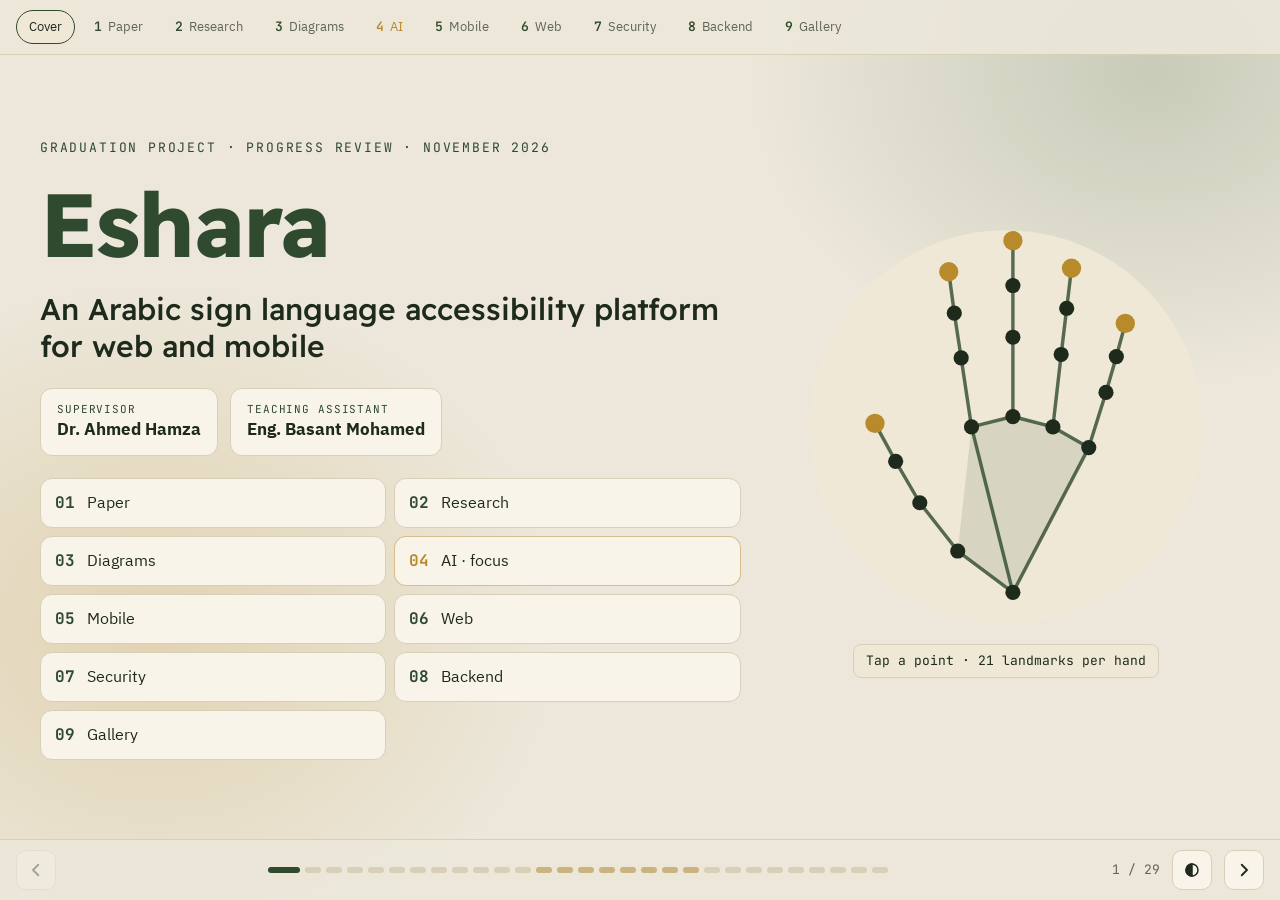
<file: index.html>
<!doctype html>
<html lang="en">
<head>
<meta charset="utf-8">
<meta name="viewport" content="width=device-width,initial-scale=1,viewport-fit=cover">
<title>Eshara Progress Review</title>
<script>try{const t=localStorage.getItem('eshara-theme');if(t)document.documentElement.dataset.theme=t;}catch(e){}</script>
<link rel="preconnect" href="https://fonts.googleapis.com">
<link rel="stylesheet" href="https://fonts.googleapis.com/css2?family=Readex+Pro:wght@400;500;600;700&family=IBM+Plex+Sans+Arabic:wght@400;500;600;700&family=JetBrains+Mono:wght@400;600&display=swap">
<link rel="stylesheet" href="css/style.css">
</head>
<body data-part="0">
<div class="deck">
  <nav class="parts" id="parts" aria-label="Parts"></nav>
  <main class="stage" id="stage">

<section class="slide" data-part="0" aria-label="Cover">
  <div class="wrap">
    <div class="cover">
      <div style="display:flex;flex-direction:column;gap:22px">
        <p class="eyebrow">Graduation project · progress review · November 2026</p>
        <h1 style="color:var(--teal)">Eshara</h1>
        <p style="font-family:var(--display);font-weight:500;font-size:clamp(20px,2.4vw,30px);line-height:1.25">An Arabic sign language accessibility platform for web and mobile</p>
        <div class="people">
          <div class="person"><span>Supervisor</span><b>Dr. Ahmed Hamza</b></div>
          <div class="person"><span>Teaching assistant</span><b>Eng. Basant Mohamed</b></div>
        </div>
        <div class="agenda no-print" id="agenda"></div>
      </div>
      <div class="handbox">
        <svg id="hand1" viewBox="0 100 580 600" role="img" aria-label="The 21 hand landmarks MediaPipe extracts"></svg>
        <div class="lm-label" id="lmLabel1">Tap a point · 21 landmarks per hand</div>
      </div>
    </div>
  </div>
</section>

  </main>
  <nav class="rail" aria-label="Slides">
    <button class="navbtn" id="prev" aria-label="Previous slide"><svg width="18" height="18" viewBox="0 0 24 24" fill="none" stroke="currentColor" stroke-width="2.5" stroke-linecap="round"><path d="M15 5l-7 7 7 7"/></svg></button>
    <div class="dots" id="dots"></div>
    <span class="count" id="count">1 / 1</span>
    <button class="navbtn" id="theme" aria-label="Switch light or dark theme" title="Light / dark"><svg width="18" height="18" viewBox="0 0 24 24" fill="none" stroke="currentColor" stroke-width="2"><circle cx="12" cy="12" r="8"/><path d="M12 4a8 8 0 0 0 0 16z" fill="currentColor"/></svg></button>
    <button class="navbtn" id="next" aria-label="Next slide"><svg width="18" height="18" viewBox="0 0 24 24" fill="none" stroke="currentColor" stroke-width="2.5" stroke-linecap="round"><path d="M9 5l7 7-7 7"/></svg></button>
  </nav>
</div>
<div class="lightbox" id="lb" hidden role="dialog" aria-modal="true" aria-label="Screen preview">
  <img id="lbImg" alt="">
  <div class="lbbar"><span class="mono muted" id="lbCap"></span><button class="btn" id="lbClose">Close</button></div>
</div>


<script src="js/core.js"></script>
<script src="js/hand.js"></script>
<script src="js/cover.js"></script>
</body>
</html>
</file>
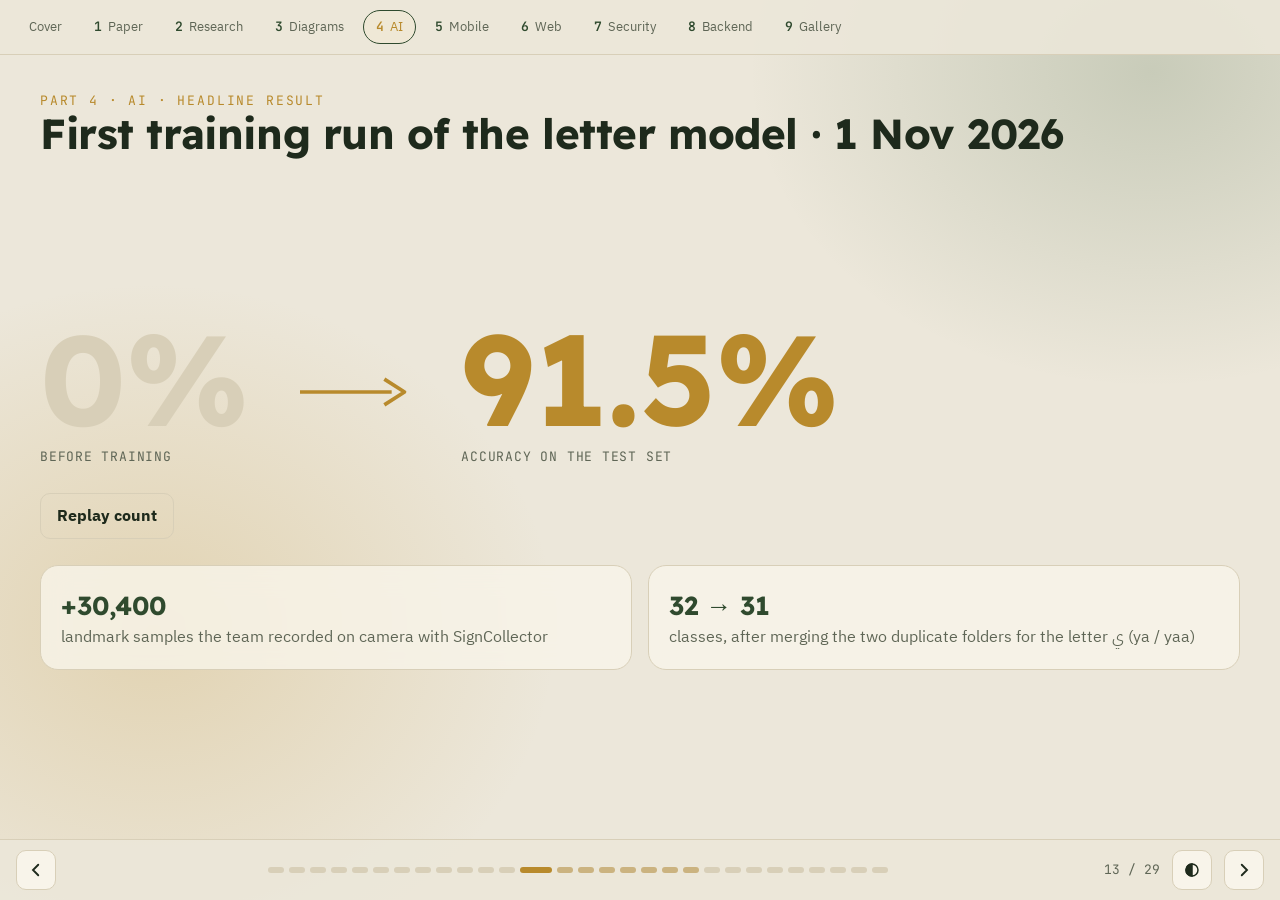
<file: ai.html>
<!doctype html>
<html lang="en">
<head>
<meta charset="utf-8">
<meta name="viewport" content="width=device-width,initial-scale=1,viewport-fit=cover">
<title>AI · Eshara Progress Review</title>
<script>try{const t=localStorage.getItem('eshara-theme');if(t)document.documentElement.dataset.theme=t;}catch(e){}</script>
<link rel="preconnect" href="https://fonts.googleapis.com">
<link rel="stylesheet" href="https://fonts.googleapis.com/css2?family=Readex+Pro:wght@400;500;600;700&family=IBM+Plex+Sans+Arabic:wght@400;500;600;700&family=JetBrains+Mono:wght@400;600&display=swap">
<link rel="stylesheet" href="css/style.css">
</head>
<body data-part="4">
<div class="deck">
  <nav class="parts" id="parts" aria-label="Parts"></nav>
  <main class="stage" id="stage">

<section class="slide" data-part="4" aria-label="AI: headline result">
  <div class="wrap">
    <div><p class="eyebrow ai">Part 4 · AI · headline result</p><h2>First training run of the letter model · 1 Nov 2026</h2></div>
    <div style="flex:1;display:flex;flex-direction:column;justify-content:center;gap:26px">
      <div class="big-row">
        <div><div class="bignum before">0%</div><div class="bcap">Before training</div></div>
        <svg width="110" height="40" viewBox="0 0 120 40" aria-hidden="true"><path d="M0 20 H100" style="stroke:var(--amber)" stroke-width="4" fill="none"/><path d="M92 6 L114 20 L92 34" style="stroke:var(--amber)" stroke-width="4" fill="none" stroke-linejoin="round"/></svg>
        <div><div class="bignum after" id="counter">93.3%</div><div class="bcap">Accuracy on the test set</div></div>
      </div>
      <div class="no-print"><button class="btn ghost" id="replay">Replay count</button></div>
      <div class="g2">
        <div class="panel"><b style="font-family:var(--display);font-size:26px;color:var(--teal);display:block">+30,400</b><p class="muted">landmark samples the team recorded on camera with SignCollector</p></div>
        <div class="panel"><b style="font-family:var(--display);font-size:26px;color:var(--teal);display:block">32 → 31</b><p class="muted">classes, after merging the two duplicate folders for the letter ي (ya / yaa)</p></div>
      </div>
    </div>
  </div>
</section>

<section class="slide" data-part="4" aria-label="AI: dashboard">
  <div class="wrap">
    <div class="head"><div><p class="eyebrow ai">Part 4 · AI · dashboard</p><h2>Letter model at a glance</h2></div><p class="hint">Click a tile or a chart</p></div>
    <div class="kpis" id="kpis">
      <button class="kpi hl" data-info="Best validation accuracy during training, on the 15% validation split."><div class="klabel">Validation accuracy</div><div class="kval">92.9%</div></button>
      <button class="kpi" data-info="Arabic letters after merging the two ي classes."><div class="klabel">Classes</div><div class="kval">31</div></button>
      <button class="kpi" data-info="A full run on a regular CPU; no GPU needed."><div class="klabel">Training time</div><div class="kval">10–15 min</div></button>
      <button class="kpi" data-info="Estimated share of usable training data that came from the team rather than ArASL."><div class="klabel">Team share of data</div><div class="kval">≈68%</div></button>
    </div>
    <p class="muted" id="kinfo" aria-live="polite" style="font-size:14px">Best validation accuracy during training, on the 15% validation split.</p>
    <div class="dash">
      <div class="panel">
        <div class="ptl"><h3>Data sources</h3><div class="filters no-print" role="group" aria-label="Bar mode"><button class="chip" aria-pressed="true" data-mode="count">Samples</button><button class="chip" aria-pressed="false" data-mode="share">Share of usable</button></div></div>
        <div class="bars" id="srcBars"></div>
        <p class="muted" style="font-size:12px;margin-top:12px">Usable ArASL is an estimate: MediaPipe found a hand in about 26% of a 150-image sample.</p>
      </div>
      <div class="panel"><div class="ptl"><h3>Data split</h3></div>
        <div class="donut-wrap"><svg viewBox="0 0 160 160" id="donut" role="img" aria-label="Train 75%, validation 15%, test 10%"></svg><div class="legend" id="legend"></div></div></div>
      <div class="panel acc"><div class="ptl"><h3>Accuracy</h3><span class="tag warn">Nov 1 run</span></div>
        <svg viewBox="0 0 300 150" id="accChart" role="img" aria-label="Validation 92.9%, test 93.3%"></svg></div>
    </div>
  </div>
</section>

<section class="slide" data-part="4" aria-label="AI: how it works">
  <div class="wrap">
    <div><p class="eyebrow ai">Part 4 · AI · pipeline</p><h2>From a hand on camera to a letter</h2></div>
    <div class="pipe" id="pipe"></div>
    <div class="how-body">
      <div class="panel handbox" style="max-width:none"><svg id="hand2" viewBox="0 100 580 600" role="img" aria-label="Hand landmarks linked to the input vector"></svg><div class="lm-label" id="lmLabel2">Tap a point to see its 3 numbers</div></div>
      <div class="panel">
        <h3 id="stageTitle">Stage</h3>
        <p class="muted" id="stageText" style="min-height:66px"></p>
        <div class="vec" id="vec" aria-label="126-number input vector"></div>
        <div class="vec-legend"><span>Top 3 rows: hand 1 (x, y, z)</span><span>Bottom 3 rows: hand 2</span><span>21 × 3 × 2 = <b class="mono" style="color:var(--fg)">126</b></span></div>
      </div>
    </div>
  </div>
</section>

<section class="slide" data-part="4" aria-label="AI: architecture">
  <div class="wrap">
    <div><p class="eyebrow ai">Part 4 · AI · architecture</p><h2>A small MLP that trains on a CPU</h2></div>
    <div class="arch">
      <div class="panel net">
        <div class="ptl"><h3 id="layerTitle">LetterClassifierMLP</h3><button class="btn no-print" id="fwd">Run a forward pass</button></div>
        <svg id="net" viewBox="0 0 640 340" role="img" aria-label="Layers of 126, 512, 256, 128 and 31"></svg>
        <p class="muted" id="layerText" style="min-height:44px">Hover or tap a layer. The diagram shows a sample of neurons, not all of them.</p>
      </div>
      <div class="panel">
        <h3>Training setup</h3>
        <div class="fact"><span>Input</span><b>126 numbers</b></div>
        <div class="fact"><span>Hidden layers</span><b>512 → 256 → 128</b></div>
        <div class="fact"><span>Per layer</span><b>GELU · BatchNorm · Dropout</b></div>
        <div class="fact"><span>Output</span><b>31 letters</b></div>
        <div class="fact"><span>Split</span><b>75 / 15 / 10</b></div>
        <div class="fact"><span>Epochs</span><b>up to 60, stop after 12 flat</b></div>
        <div class="fact"><span>Saved as</span><b>best_letter_model.pt</b></div>
      </div>
    </div>
  </div>
</section>

<section class="slide" data-part="4" aria-label="AI: data">
  <div class="wrap">
    <div><p class="eyebrow ai">Part 4 · AI · data</p><h2>Two sources across 31 letters</h2></div>
    <div class="g2">
      <div class="panel" style="display:flex;flex-direction:column;gap:10px">
        <span class="tag warn" style="align-self:flex-start">Team samples · Supabase</span>
        <div class="srcnum" style="color:var(--amber)">30,400</div>
        <p>samples from <b>608 rounds</b> of 50, recorded on camera with SignCollector</p>
        <p class="muted">Each sample is an <code>.npy</code> file of 126 numbers. Target: 100 samples per letter per member.</p>
      </div>
      <div class="panel" style="display:flex;flex-direction:column;gap:10px">
        <span class="tag" style="align-self:flex-start">ArASL · Kaggle</span>
        <div class="srcnum">54,049</div>
        <p>JPG images at 64×64 pixels</p>
        <div class="bars" id="funnel"></div>
        <button class="btn ghost no-print" id="funnelBtn" style="align-self:flex-start">Show what MediaPipe keeps</button>
      </div>
    </div>
    <div class="note"><span>More than half of the data that reached training came from team samples. The <code>Dataset_Ready</code> folder (67,759 images) was not used: it is a resized, re-split copy of the same ArASL images.</span></div>
  </div>
</section>

<section class="slide" data-part="4" aria-label="AI: training workflow">
  <div class="wrap">
    <div class="head"><div><p class="eyebrow ai">Part 4 · AI · workflow</p><h2>From collection to a trained model in 9 steps</h2></div>
      <div class="stack"><span class="tag">MediaPipe</span><span class="tag">PyTorch</span><span class="tag">OpenCV</span><span class="tag">Supabase</span><span class="tag">FastAPI</span><span class="tag">Tkinter</span><span class="tag">PyInstaller</span></div></div>
    <div class="steps no-print" id="steps"></div>
    <div class="panel step-detail" id="stepDetail" aria-live="polite"></div>
    <div class="no-print" style="display:flex;gap:10px"><button class="btn ghost" id="stepPrev">Previous step</button><button class="btn" id="stepNext">Next step</button></div>
  </div>
</section>

<section class="slide" data-part="4" aria-label="AI: problems and fixes">
  <div class="wrap">
    <div class="head"><div><p class="eyebrow ai">Part 4 · AI · problems and fixes</p><h2>What broke and how we fixed it</h2></div><button class="btn ghost no-print" id="openAll">Show all fixes</button></div>
    <div class="probs" id="probs"></div>
  </div>
</section>

<section class="slide" data-part="4" aria-label="AI: next steps">
  <div class="wrap">
    <div><p class="eyebrow ai">Part 4 · AI · next steps</p><h2>What we do next</h2></div>
    <div class="g2">
      <div class="todo" id="todo">
        <div style="display:flex;justify-content:space-between;gap:12px;align-items:center"><h3>Action items</h3><span class="mono muted" id="todoCount">0 / 5</span></div>
        <div class="progress"><div id="todoBar"></div></div>
      </div>
      <div style="display:flex;flex-direction:column;gap:16px">
        <div class="caveat"><b>Read 93.3% with care</b><p>The test set comes from the same people who collected the data. Accuracy may be lower with new signers or different lighting, so the next real test is a live session with people who never took part.</p></div>
        <div class="panel"><h3>Toward words</h3><p class="muted" style="margin-top:6px;font-size:14px">The plan’s next model recognizes words from 30-frame sequences with a Transformer on landmarks, the approach of paper 2.</p></div>
      </div>
    </div>
  </div>
</section>

  </main>
  <nav class="rail" aria-label="Slides">
    <button class="navbtn" id="prev" aria-label="Previous slide"><svg width="18" height="18" viewBox="0 0 24 24" fill="none" stroke="currentColor" stroke-width="2.5" stroke-linecap="round"><path d="M15 5l-7 7 7 7"/></svg></button>
    <div class="dots" id="dots"></div>
    <span class="count" id="count">1 / 1</span>
    <button class="navbtn" id="theme" aria-label="Switch light or dark theme" title="Light / dark"><svg width="18" height="18" viewBox="0 0 24 24" fill="none" stroke="currentColor" stroke-width="2"><circle cx="12" cy="12" r="8"/><path d="M12 4a8 8 0 0 0 0 16z" fill="currentColor"/></svg></button>
    <button class="navbtn" id="next" aria-label="Next slide"><svg width="18" height="18" viewBox="0 0 24 24" fill="none" stroke="currentColor" stroke-width="2.5" stroke-linecap="round"><path d="M9 5l7 7-7 7"/></svg></button>
  </nav>
</div>
<div class="lightbox" id="lb" hidden role="dialog" aria-modal="true" aria-label="Screen preview">
  <img id="lbImg" alt="">
  <div class="lbbar"><span class="mono muted" id="lbCap"></span><button class="btn" id="lbClose">Close</button></div>
</div>


<script src="js/core.js"></script>
<script src="js/hand.js"></script>
<script src="js/ai.js"></script>
</body>
</html>
</file>
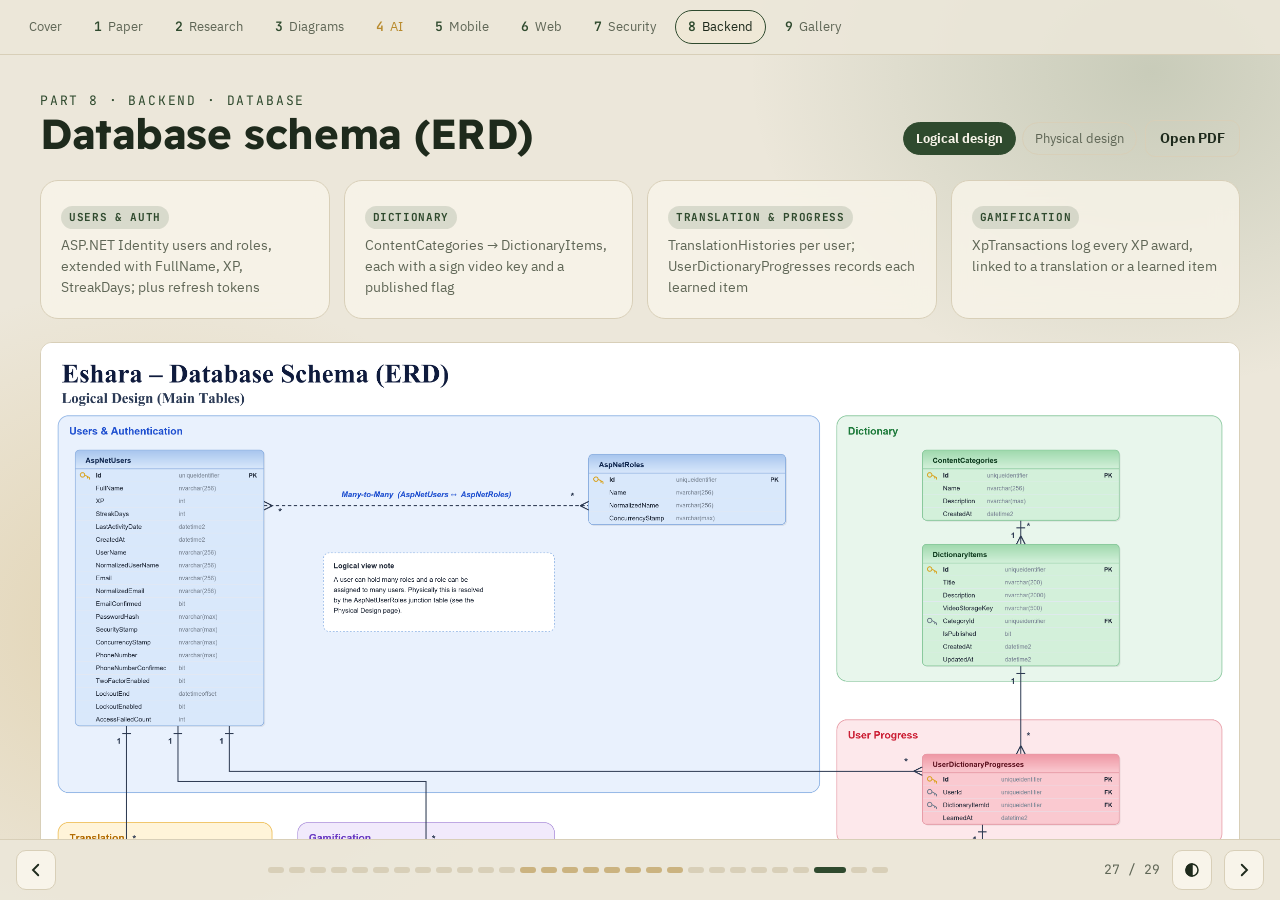
<file: backend.html>
<!doctype html>
<html lang="en">
<head>
<meta charset="utf-8">
<meta name="viewport" content="width=device-width,initial-scale=1,viewport-fit=cover">
<title>Backend · Eshara Progress Review</title>
<script>try{const t=localStorage.getItem('eshara-theme');if(t)document.documentElement.dataset.theme=t;}catch(e){}</script>
<link rel="preconnect" href="https://fonts.googleapis.com">
<link rel="stylesheet" href="https://fonts.googleapis.com/css2?family=Readex+Pro:wght@400;500;600;700&family=IBM+Plex+Sans+Arabic:wght@400;500;600;700&family=JetBrains+Mono:wght@400;600&display=swap">
<link rel="stylesheet" href="css/style.css">
</head>
<body data-part="8">
<div class="deck">
  <nav class="parts" id="parts" aria-label="Parts"></nav>
  <main class="stage" id="stage">

<section class="slide" data-part="8" aria-label="Backend: database schema">
  <div class="wrap">
    <div class="head"><div><p class="eyebrow">Part 8 · Backend · database</p><h2>Database schema (ERD)</h2></div>
      <div class="no-print" style="display:flex;gap:8px;flex-wrap:wrap;align-items:center">
        <div class="dtabs" id="erdTabs" role="group" aria-label="Choose a design view" style="margin:0"></div>
        <a class="btn ghost" href="docs/Eshara_Database_Schema.pdf" target="_blank" rel="noopener" style="text-decoration:none;font-size:14px;padding:7px 14px">Open PDF</a>
      </div></div>
    <div class="g4 erd-groups">
      <div class="panel"><h3><span class="tag">Users &amp; Auth</span></h3><p class="muted" style="font-size:14px;margin-top:6px">ASP.NET Identity users and roles, extended with FullName, XP, StreakDays; plus refresh tokens</p></div>
      <div class="panel"><h3><span class="tag">Dictionary</span></h3><p class="muted" style="font-size:14px;margin-top:6px">ContentCategories → DictionaryItems, each with a sign video key and a published flag</p></div>
      <div class="panel"><h3><span class="tag">Translation &amp; progress</span></h3><p class="muted" style="font-size:14px;margin-top:6px">TranslationHistories per user; UserDictionaryProgresses records each learned item</p></div>
      <div class="panel"><h3><span class="tag">Gamification</span></h3><p class="muted" style="font-size:14px;margin-top:6px">XpTransactions log every XP award, linked to a translation or a learned item</p></div>
    </div>
    <figure style="margin:0"><img class="shot" id="erdShot" src="img/backend/schema-logical.png" alt="Database schema · logical design" loading="lazy"><figcaption class="cap" id="erdCap"></figcaption></figure>
  </div>
</section>

<section class="slide" data-part="8" aria-label="Backend: gallery">
  <div class="wrap">
    <div class="head"><div><p class="eyebrow">Part 8 · Backend · gallery</p><h2>Account emails sent by the backend</h2></div><p class="hint">Click an image to enlarge it</p></div>
    <p class="lede" style="font-size:16px">Registration sends an email-confirmation link; “forgot password” sends a time-limited reset link. Both arrive from Eshara in the user’s inbox.</p>
    <div class="g2" id="beGal" style="max-width:720px"></div>
  </div>
</section>

  </main>
  <nav class="rail" aria-label="Slides">
    <button class="navbtn" id="prev" aria-label="Previous slide"><svg width="18" height="18" viewBox="0 0 24 24" fill="none" stroke="currentColor" stroke-width="2.5" stroke-linecap="round"><path d="M15 5l-7 7 7 7"/></svg></button>
    <div class="dots" id="dots"></div>
    <span class="count" id="count">1 / 1</span>
    <button class="navbtn" id="theme" aria-label="Switch light or dark theme" title="Light / dark"><svg width="18" height="18" viewBox="0 0 24 24" fill="none" stroke="currentColor" stroke-width="2"><circle cx="12" cy="12" r="8"/><path d="M12 4a8 8 0 0 0 0 16z" fill="currentColor"/></svg></button>
    <button class="navbtn" id="next" aria-label="Next slide"><svg width="18" height="18" viewBox="0 0 24 24" fill="none" stroke="currentColor" stroke-width="2.5" stroke-linecap="round"><path d="M9 5l7 7-7 7"/></svg></button>
  </nav>
</div>
<div class="lightbox" id="lb" hidden role="dialog" aria-modal="true" aria-label="Screen preview">
  <img id="lbImg" alt="">
  <div class="lbbar"><span class="mono muted" id="lbCap"></span><button class="btn" id="lbClose">Close</button></div>
</div>


<script src="js/core.js"></script>
<script src="js/backend.js"></script>
</body>
</html>
</file>
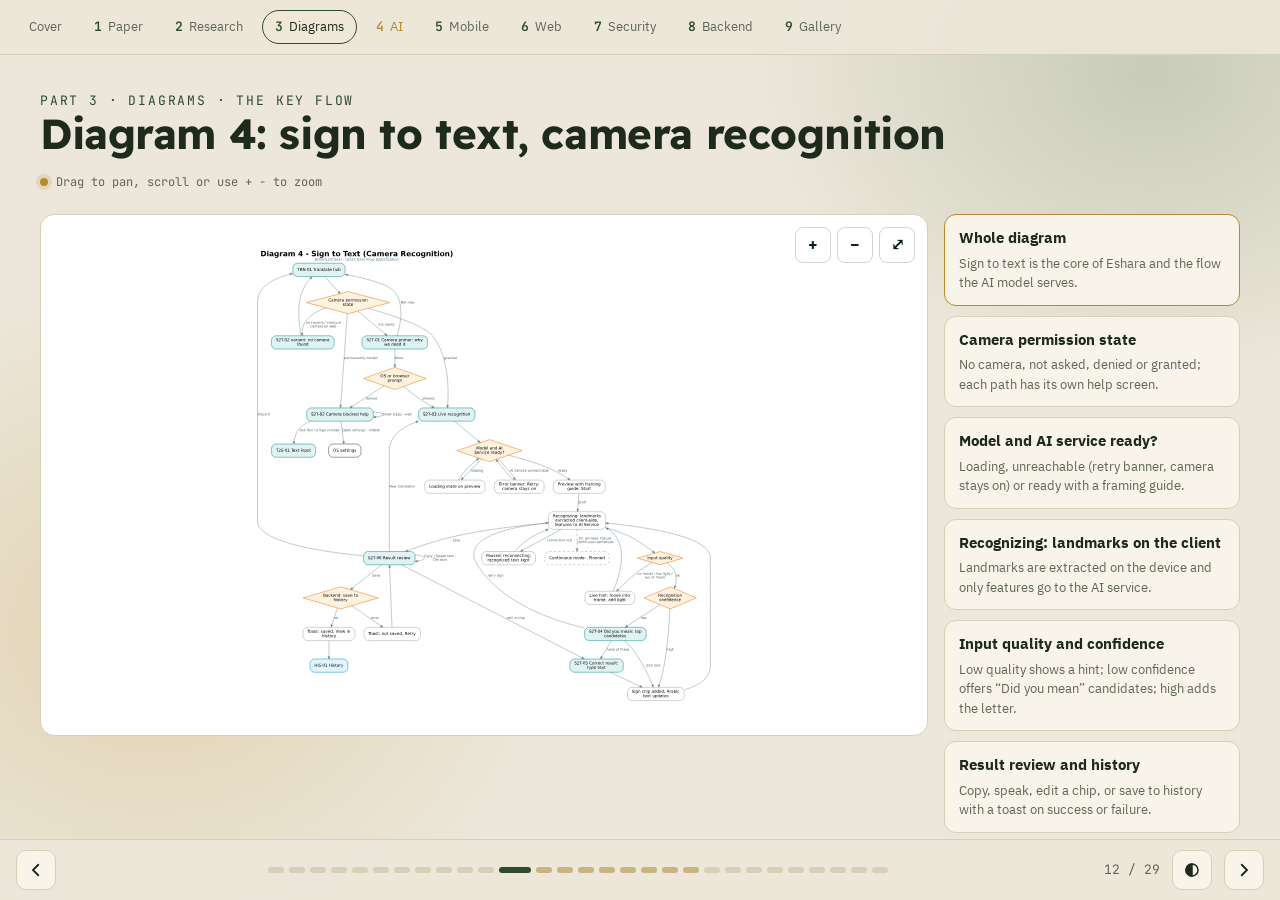
<file: diagrams.html>
<!doctype html>
<html lang="en">
<head>
<meta charset="utf-8">
<meta name="viewport" content="width=device-width,initial-scale=1,viewport-fit=cover">
<title>Diagrams · Eshara Progress Review</title>
<script>try{const t=localStorage.getItem('eshara-theme');if(t)document.documentElement.dataset.theme=t;}catch(e){}</script>
<link rel="preconnect" href="https://fonts.googleapis.com">
<link rel="stylesheet" href="https://fonts.googleapis.com/css2?family=Readex+Pro:wght@400;500;600;700&family=IBM+Plex+Sans+Arabic:wght@400;500;600;700&family=JetBrains+Mono:wght@400;600&display=swap">
<link rel="stylesheet" href="css/style.css">
</head>
<body data-part="3">
<div class="deck">
  <nav class="parts" id="parts" aria-label="Parts"></nav>
  <main class="stage" id="stage">

<section class="slide" data-part="3" aria-label="Key diagram: sign to text">
  <div class="wrap">
    <div class="head"><div><p class="eyebrow">Part 3 · Diagrams · the key flow</p><h2>Diagram 4: sign to text, camera recognition</h2></div><p class="hint">Drag to pan, scroll or use + − to zoom</p></div>
    <div class="d4grid">
      <div class="dview" id="dview4" data-src="img/flow/d6.svg">
        <div class="zoombar"><button data-z="in" aria-label="Zoom in">+</button><button data-z="out" aria-label="Zoom out">−</button><button data-z="fit" aria-label="Fit">⤢</button></div>
      </div>
      <div class="callouts" id="d4callouts"></div>
    </div>
  </div>
</section>

  </main>
  <nav class="rail" aria-label="Slides">
    <button class="navbtn" id="prev" aria-label="Previous slide"><svg width="18" height="18" viewBox="0 0 24 24" fill="none" stroke="currentColor" stroke-width="2.5" stroke-linecap="round"><path d="M15 5l-7 7 7 7"/></svg></button>
    <div class="dots" id="dots"></div>
    <span class="count" id="count">1 / 1</span>
    <button class="navbtn" id="theme" aria-label="Switch light or dark theme" title="Light / dark"><svg width="18" height="18" viewBox="0 0 24 24" fill="none" stroke="currentColor" stroke-width="2"><circle cx="12" cy="12" r="8"/><path d="M12 4a8 8 0 0 0 0 16z" fill="currentColor"/></svg></button>
    <button class="navbtn" id="next" aria-label="Next slide"><svg width="18" height="18" viewBox="0 0 24 24" fill="none" stroke="currentColor" stroke-width="2.5" stroke-linecap="round"><path d="M9 5l7 7-7 7"/></svg></button>
  </nav>
</div>
<div class="lightbox" id="lb" hidden role="dialog" aria-modal="true" aria-label="Screen preview">
  <img id="lbImg" alt="">
  <div class="lbbar"><span class="mono muted" id="lbCap"></span><button class="btn" id="lbClose">Close</button></div>
</div>


<script src="js/core.js"></script>
<script src="js/diagrams.js"></script>
</body>
</html>
</file>
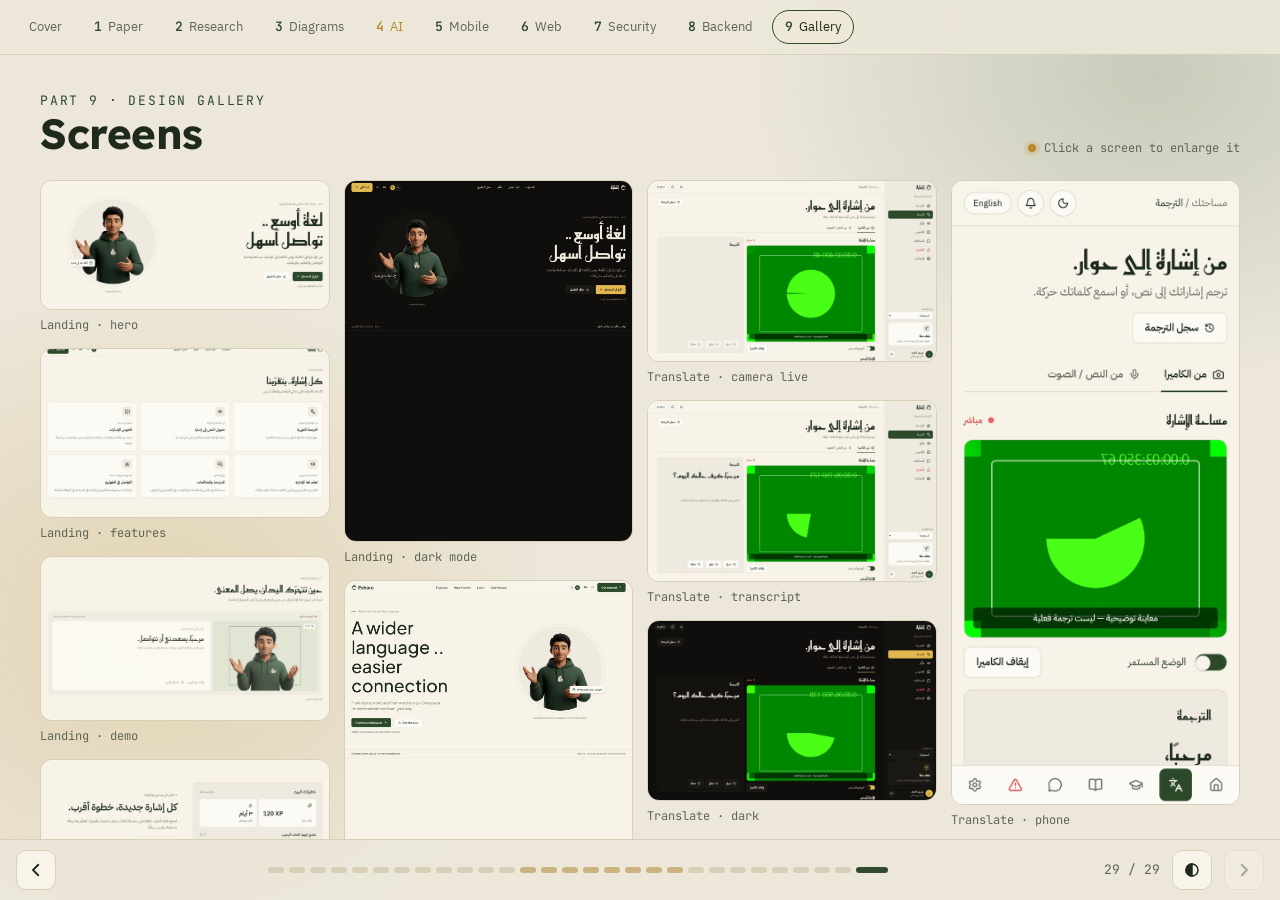
<file: gallery.html>
<!doctype html>
<html lang="en">
<head>
<meta charset="utf-8">
<meta name="viewport" content="width=device-width,initial-scale=1,viewport-fit=cover">
<title>Gallery · Eshara Progress Review</title>
<script>try{const t=localStorage.getItem('eshara-theme');if(t)document.documentElement.dataset.theme=t;}catch(e){}</script>
<link rel="preconnect" href="https://fonts.googleapis.com">
<link rel="stylesheet" href="https://fonts.googleapis.com/css2?family=Readex+Pro:wght@400;500;600;700&family=IBM+Plex+Sans+Arabic:wght@400;500;600;700&family=JetBrains+Mono:wght@400;600&display=swap">
<link rel="stylesheet" href="css/style.css">
</head>
<body data-part="9">
<div class="deck">
  <nav class="parts" id="parts" aria-label="Parts"></nav>
  <main class="stage" id="stage">

<section class="slide" data-part="9" aria-label="Design gallery">
  <div class="wrap">
    <div class="head"><div><p class="eyebrow">Part 9 · Design gallery</p><h2>Screens</h2></div><p class="hint">Click a screen to enlarge it</p></div>
    <div class="gal" id="gal"></div>
    <p style="font-family:var(--display);font-size:clamp(20px,2.4vw,28px);margin-top:8px">Thank you · Questions</p>
  </div>
</section>

  </main>
  <nav class="rail" aria-label="Slides">
    <button class="navbtn" id="prev" aria-label="Previous slide"><svg width="18" height="18" viewBox="0 0 24 24" fill="none" stroke="currentColor" stroke-width="2.5" stroke-linecap="round"><path d="M15 5l-7 7 7 7"/></svg></button>
    <div class="dots" id="dots"></div>
    <span class="count" id="count">1 / 1</span>
    <button class="navbtn" id="theme" aria-label="Switch light or dark theme" title="Light / dark"><svg width="18" height="18" viewBox="0 0 24 24" fill="none" stroke="currentColor" stroke-width="2"><circle cx="12" cy="12" r="8"/><path d="M12 4a8 8 0 0 0 0 16z" fill="currentColor"/></svg></button>
    <button class="navbtn" id="next" aria-label="Next slide"><svg width="18" height="18" viewBox="0 0 24 24" fill="none" stroke="currentColor" stroke-width="2.5" stroke-linecap="round"><path d="M9 5l7 7-7 7"/></svg></button>
  </nav>
</div>
<div class="lightbox" id="lb" hidden role="dialog" aria-modal="true" aria-label="Screen preview">
  <img id="lbImg" alt="">
  <div class="lbbar"><span class="mono muted" id="lbCap"></span><button class="btn" id="lbClose">Close</button></div>
</div>


<script src="js/core.js"></script>
<script src="js/gallery.js"></script>
</body>
</html>
</file>
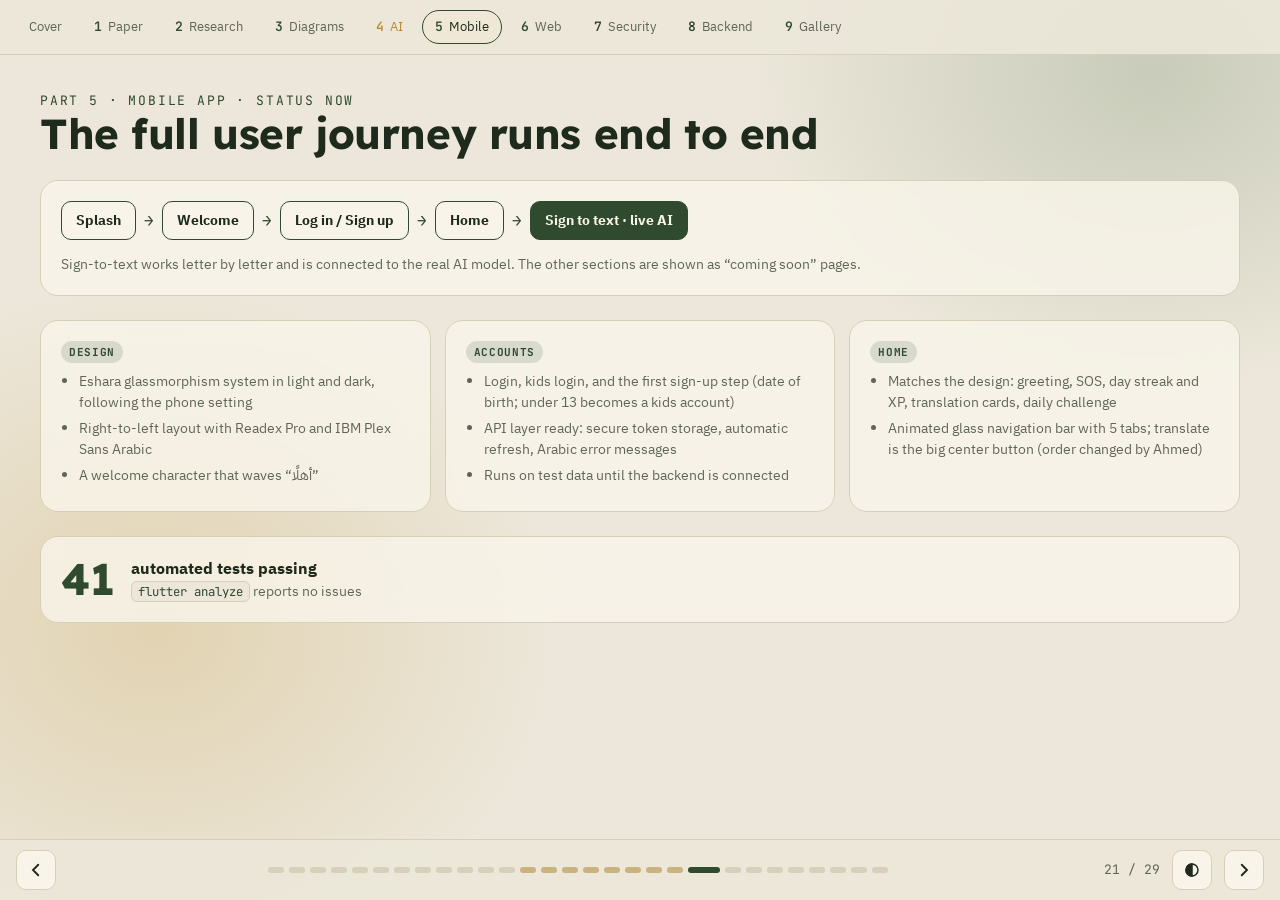
<file: mobile.html>
<!doctype html>
<html lang="en">
<head>
<meta charset="utf-8">
<meta name="viewport" content="width=device-width,initial-scale=1,viewport-fit=cover">
<title>Mobile · Eshara Progress Review</title>
<script>try{const t=localStorage.getItem('eshara-theme');if(t)document.documentElement.dataset.theme=t;}catch(e){}</script>
<link rel="preconnect" href="https://fonts.googleapis.com">
<link rel="stylesheet" href="https://fonts.googleapis.com/css2?family=Readex+Pro:wght@400;500;600;700&family=IBM+Plex+Sans+Arabic:wght@400;500;600;700&family=JetBrains+Mono:wght@400;600&display=swap">
<link rel="stylesheet" href="css/style.css">
</head>
<body data-part="5">
<div class="deck">
  <nav class="parts" id="parts" aria-label="Parts"></nav>
  <main class="stage" id="stage">

<section class="slide" data-part="5" aria-label="Mobile: status">
  <div class="wrap">
    <div><p class="eyebrow">Part 5 · Mobile app · status now</p><h2>The full user journey runs end to end</h2></div>
    <div class="panel" style="display:flex;flex-direction:column;gap:14px">
      <div class="journey">
        <span class="jstep">Splash</span><span class="jarrow">→</span><span class="jstep">Welcome</span><span class="jarrow">→</span><span class="jstep">Log in / Sign up</span><span class="jarrow">→</span><span class="jstep">Home</span><span class="jarrow">→</span><span class="jstep" style="background:var(--cta);color:var(--cta-fg);border-color:var(--cta)">Sign to text · live AI</span>
      </div>
      <p class="muted" style="font-size:14px">Sign-to-text works letter by letter and is connected to the real AI model. The other sections are shown as “coming soon” pages.</p>
    </div>
    <div class="g3 done">
      <div class="panel"><h3><span class="tag">Design</span></h3><ul><li>Eshara glassmorphism system in light and dark, following the phone setting</li><li>Right-to-left layout with Readex Pro and IBM Plex Sans Arabic</li><li>A welcome character that waves “أهلًا”</li></ul></div>
      <div class="panel"><h3><span class="tag">Accounts</span></h3><ul><li>Login, kids login, and the first sign-up step (date of birth; under 13 becomes a kids account)</li><li>API layer ready: secure token storage, automatic refresh, Arabic error messages</li><li>Runs on test data until the backend is connected</li></ul></div>
      <div class="panel"><h3><span class="tag">Home</span></h3><ul><li>Matches the design: greeting, SOS, day streak and XP, translation cards, daily challenge</li><li>Animated glass navigation bar with 5 tabs; translate is the big center button (order changed by Ahmed)</li></ul></div>
    </div>
    <div class="panel quality"><span class="big">41</span><div><b>automated tests passing</b><p class="muted" style="font-size:14px"><code>flutter analyze</code> reports no issues</p></div></div>
  </div>
</section>

<section class="slide" data-part="5" aria-label="Mobile: sign to text">
  <div class="wrap">
    <div class="head"><div><p class="eyebrow">Part 5 · Mobile app · most important feature</p><h2>How sign-to-text behaves on the phone</h2></div><p class="hint">Move the confidence slider and try the buttons</p></div>
    <div class="sim">
      <div class="phone">
        <div class="cam"><span class="live">● LIVE · auto-reading</span><span class="conf" id="confTag">92%</span><span class="sign" id="camSign">م</span></div>
        <div>
          <label for="conf" class="mono muted" style="font-size:12px">Model confidence for the current sign</label>
          <input type="range" id="conf" min="0" max="100" value="92">
          <div class="zones" aria-hidden="true"><div></div><div></div><div></div></div>
          <div class="zl" aria-hidden="true"><span>0–50</span><span>50–80 · ask</span><span>80+ · write</span></div>
        </div>
        <div class="ask" id="ask" hidden><span>Is this letter correct? <b id="askL">م</b></span><span style="display:flex;gap:6px"><button class="btn" id="yes" style="padding:6px 12px">Yes</button><button class="btn ghost" id="no" style="padding:6px 12px">No</button></span></div>
        <div class="textbox" id="tbox" aria-live="polite"></div>
        <div style="display:flex;gap:8px;flex-wrap:wrap">
          <button class="btn" id="showSign">Show the sign</button>
          <button class="btn ghost" id="lower">Lower hand</button>
        </div>
        <div class="tools-row"><button id="tSpace">Space</button><button id="tDel">Delete letter</button><button id="tCopy">Copy</button></div>
        <p class="mono muted" id="simMsg" style="font-size:12px;min-height:18px"></p>
      </div>
      <div class="panel">
        <div class="rule"><i>01</i><div><b>Reads on its own</b><span>The camera keeps reading while it is open; nothing to press</span></div></div>
        <div class="rule"><i>02</i><div><b>Above 80%: written immediately</b><span>The letter goes straight into the text box and builds the word</span></div></div>
        <div class="rule"><i>03</i><div><b>Between 50% and 80%: asks first</b><span>“Is this letter correct?” and the user answers yes or no</span></div></div>
        <div class="rule"><i>04</i><div><b>A held hand does not repeat</b><span>Holding the same sign writes it once. To repeat it (as in “مم”), lower the hand and raise it again</span></div></div>
        <div class="rule"><i>05</i><div><b>Finds the server by itself</b><span>Discovers the AI server on the same Wi-Fi, with a manual address as a fallback</span></div></div>
        <div class="rule"><i>06</i><div><b>No demo mode</b><span>Without a server, no letter is ever written</span></div></div>
      </div>
    </div>
  </div>
</section>

  </main>
  <nav class="rail" aria-label="Slides">
    <button class="navbtn" id="prev" aria-label="Previous slide"><svg width="18" height="18" viewBox="0 0 24 24" fill="none" stroke="currentColor" stroke-width="2.5" stroke-linecap="round"><path d="M15 5l-7 7 7 7"/></svg></button>
    <div class="dots" id="dots"></div>
    <span class="count" id="count">1 / 1</span>
    <button class="navbtn" id="theme" aria-label="Switch light or dark theme" title="Light / dark"><svg width="18" height="18" viewBox="0 0 24 24" fill="none" stroke="currentColor" stroke-width="2"><circle cx="12" cy="12" r="8"/><path d="M12 4a8 8 0 0 0 0 16z" fill="currentColor"/></svg></button>
    <button class="navbtn" id="next" aria-label="Next slide"><svg width="18" height="18" viewBox="0 0 24 24" fill="none" stroke="currentColor" stroke-width="2.5" stroke-linecap="round"><path d="M9 5l7 7-7 7"/></svg></button>
  </nav>
</div>
<div class="lightbox" id="lb" hidden role="dialog" aria-modal="true" aria-label="Screen preview">
  <img id="lbImg" alt="">
  <div class="lbbar"><span class="mono muted" id="lbCap"></span><button class="btn" id="lbClose">Close</button></div>
</div>


<script src="js/core.js"></script>
<script src="js/mobile.js"></script>
</body>
</html>
</file>
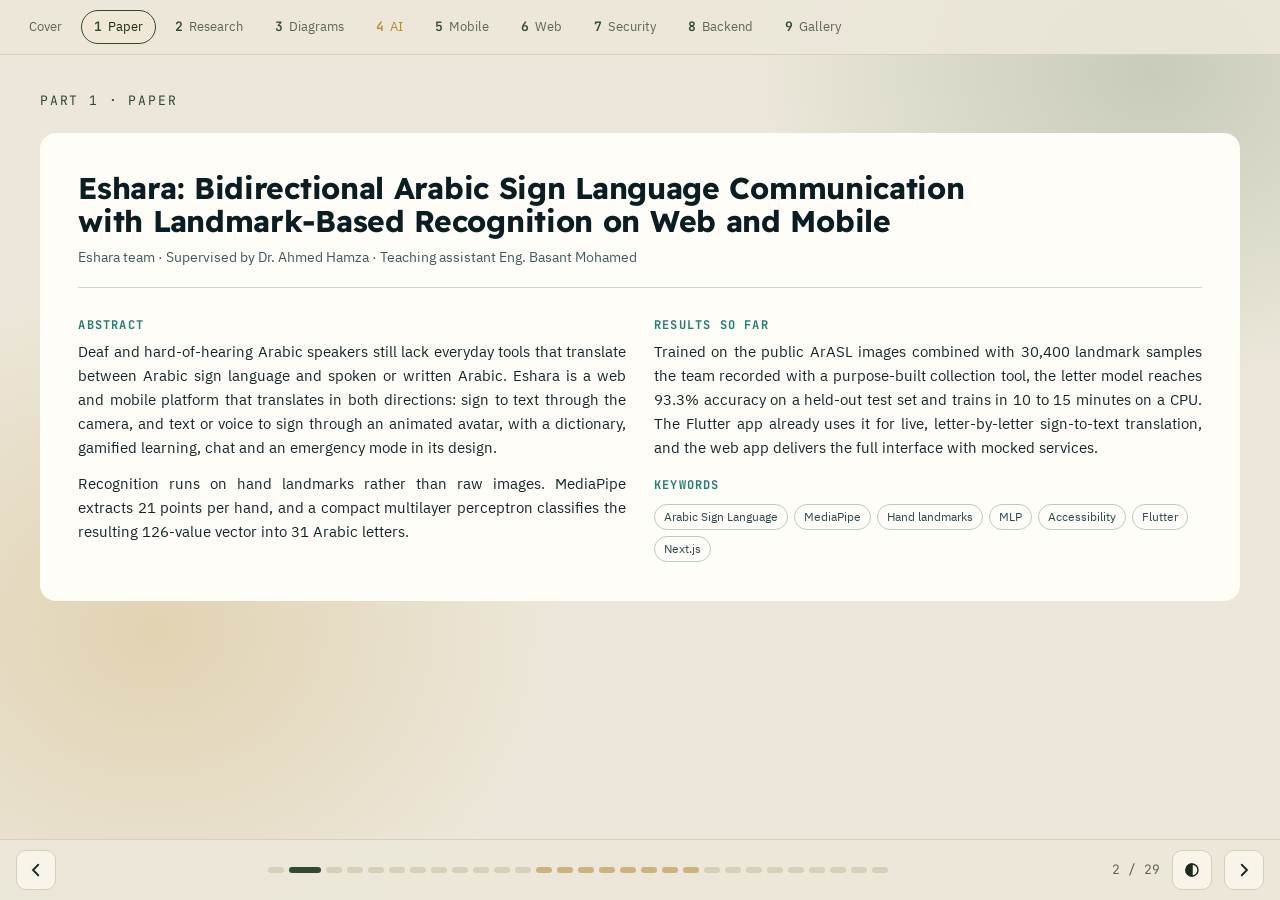
<file: paper.html>
<!doctype html>
<html lang="en">
<head>
<meta charset="utf-8">
<meta name="viewport" content="width=device-width,initial-scale=1,viewport-fit=cover">
<title>Paper · Eshara Progress Review</title>
<script>try{const t=localStorage.getItem('eshara-theme');if(t)document.documentElement.dataset.theme=t;}catch(e){}</script>
<link rel="preconnect" href="https://fonts.googleapis.com">
<link rel="stylesheet" href="https://fonts.googleapis.com/css2?family=Readex+Pro:wght@400;500;600;700&family=IBM+Plex+Sans+Arabic:wght@400;500;600;700&family=JetBrains+Mono:wght@400;600&display=swap">
<link rel="stylesheet" href="css/style.css">
</head>
<body data-part="1">
<div class="deck">
  <nav class="parts" id="parts" aria-label="Parts"></nav>
  <main class="stage" id="stage">

<section class="slide" data-part="1" aria-label="Paper: abstract">
  <div class="wrap">
    <p class="eyebrow">Part 1 · Paper</p>
    <div class="paper">
      <div class="ptitle">
        <h2>Eshara: Bidirectional Arabic Sign Language Communication with Landmark-Based Recognition on Web and Mobile</h2>
        <p class="auth">Eshara team · Supervised by Dr. Ahmed Hamza · Teaching assistant Eng. Basant Mohamed</p>
      </div>
      <div>
        <h4>Abstract</h4>
        <p>Deaf and hard-of-hearing Arabic speakers still lack everyday tools that translate between Arabic sign language and spoken or written Arabic. Eshara is a web and mobile platform that translates in both directions: sign to text through the camera, and text or voice to sign through an animated avatar, with a dictionary, gamified learning, chat and an emergency mode in its design.</p>
        <p style="margin-top:12px">Recognition runs on hand landmarks rather than raw images. MediaPipe extracts 21 points per hand, and a compact multilayer perceptron classifies the resulting 126-value vector into 31 Arabic letters.</p>
      </div>
      <div>
        <h4>Results so far</h4>
        <p>Trained on the public ArASL images combined with 30,400 landmark samples the team recorded with a purpose-built collection tool, the letter model reaches 93.3% accuracy on a held-out test set and trains in 10 to 15 minutes on a CPU. The Flutter app already uses it for live, letter-by-letter sign-to-text translation, and the web app delivers the full interface with mocked services.</p>
        <h4 style="margin-top:16px">Keywords</h4>
        <div class="kw"><span>Arabic Sign Language</span><span>MediaPipe</span><span>Hand landmarks</span><span>MLP</span><span>Accessibility</span><span>Flutter</span><span>Next.js</span></div>
      </div>
    </div>
  </div>
</section>

<section class="slide" data-part="1" aria-label="Paper: problem, approach, contributions">
  <div class="wrap">
    <div><p class="eyebrow">Part 1 · Paper</p><h2>Problem, approach and contributions</h2></div>
    <div class="col3">
      <div class="panel"><div class="num">01</div><h3 style="margin-top:10px">Problem</h3>
        <ul><li>Communication between deaf and hearing people depends on interpreters who are rarely available</li><li>Arabic sign language tools are few, and most published systems are research prototypes, not daily apps</li><li>Arabic datasets come from few signers and mostly from Saudi or unified sign language</li></ul></div>
      <div class="panel"><div class="num">02</div><h3 style="margin-top:10px">Approach</h3>
        <ul><li>Landmarks instead of pixels, so recognition stays light enough for real-time use</li><li>One shared AI service used by a Flutter app and a Next.js web app</li><li>Our own data collection tool to grow the dataset beyond public images</li></ul></div>
      <div class="panel"><div class="num">03</div><h3 style="margin-top:10px">Contributions</h3>
        <ul><li>A working sign-to-text pipeline from camera to letters, connected to a trained model</li><li>A team dataset of 30,400 landmark samples across 31 letters</li><li>A complete UX specification: 10 user-flow diagrams, Kids Mode and emergency flows</li></ul></div>
    </div>
  </div>
</section>

  </main>
  <nav class="rail" aria-label="Slides">
    <button class="navbtn" id="prev" aria-label="Previous slide"><svg width="18" height="18" viewBox="0 0 24 24" fill="none" stroke="currentColor" stroke-width="2.5" stroke-linecap="round"><path d="M15 5l-7 7 7 7"/></svg></button>
    <div class="dots" id="dots"></div>
    <span class="count" id="count">1 / 1</span>
    <button class="navbtn" id="theme" aria-label="Switch light or dark theme" title="Light / dark"><svg width="18" height="18" viewBox="0 0 24 24" fill="none" stroke="currentColor" stroke-width="2"><circle cx="12" cy="12" r="8"/><path d="M12 4a8 8 0 0 0 0 16z" fill="currentColor"/></svg></button>
    <button class="navbtn" id="next" aria-label="Next slide"><svg width="18" height="18" viewBox="0 0 24 24" fill="none" stroke="currentColor" stroke-width="2.5" stroke-linecap="round"><path d="M9 5l7 7-7 7"/></svg></button>
  </nav>
</div>
<div class="lightbox" id="lb" hidden role="dialog" aria-modal="true" aria-label="Screen preview">
  <img id="lbImg" alt="">
  <div class="lbbar"><span class="mono muted" id="lbCap"></span><button class="btn" id="lbClose">Close</button></div>
</div>


<script src="js/core.js"></script>

</body>
</html>
</file>
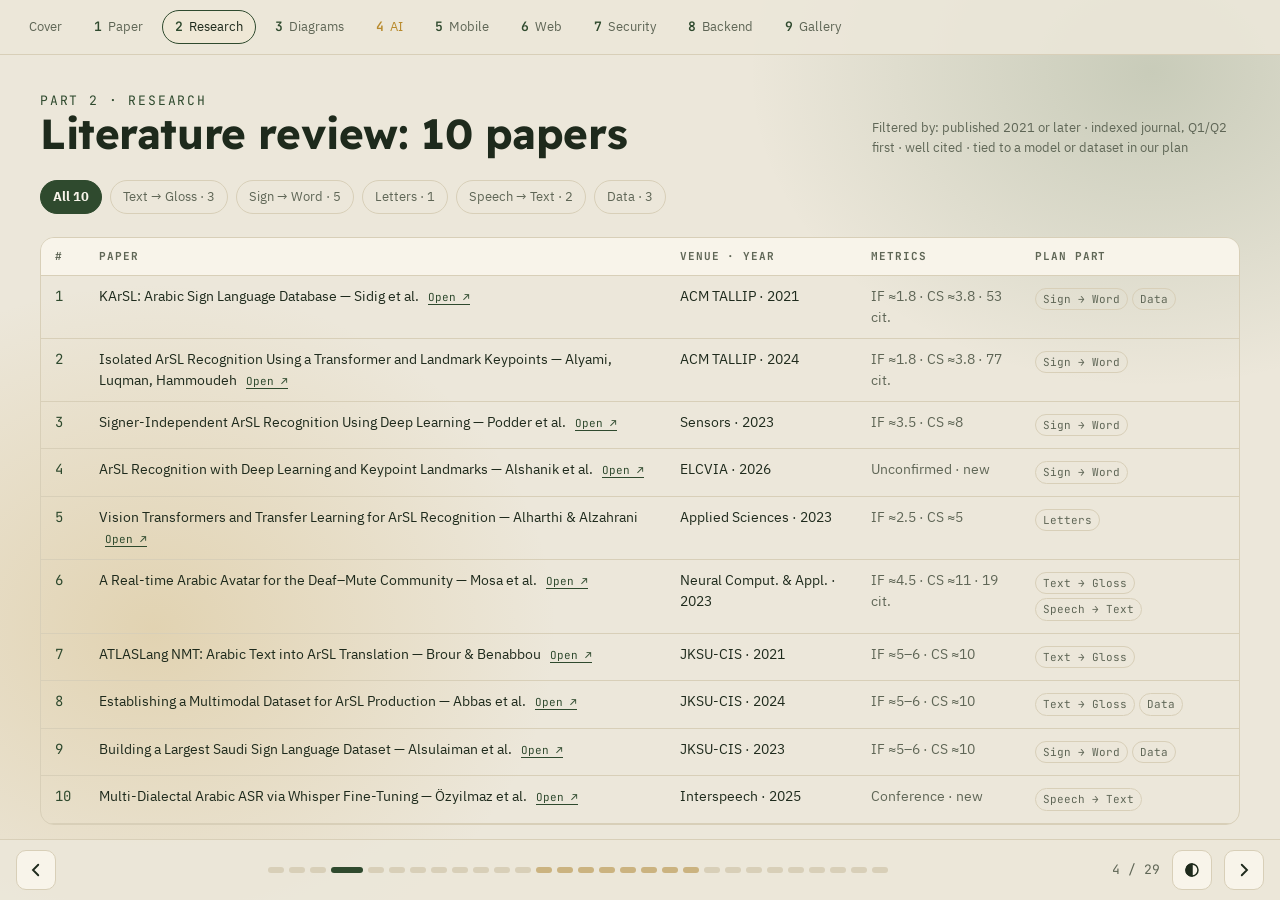
<file: research.html>
<!doctype html>
<html lang="en">
<head>
<meta charset="utf-8">
<meta name="viewport" content="width=device-width,initial-scale=1,viewport-fit=cover">
<title>Research · Eshara Progress Review</title>
<script>try{const t=localStorage.getItem('eshara-theme');if(t)document.documentElement.dataset.theme=t;}catch(e){}</script>
<link rel="preconnect" href="https://fonts.googleapis.com">
<link rel="stylesheet" href="https://fonts.googleapis.com/css2?family=Readex+Pro:wght@400;500;600;700&family=IBM+Plex+Sans+Arabic:wght@400;500;600;700&family=JetBrains+Mono:wght@400;600&display=swap">
<link rel="stylesheet" href="css/style.css">
</head>
<body data-part="2">
<div class="deck">
  <nav class="parts" id="parts" aria-label="Parts"></nav>
  <main class="stage" id="stage">

<section class="slide" data-part="2" aria-label="Research: literature review">
  <div class="wrap">
    <div class="head"><div><p class="eyebrow">Part 2 · Research</p><h2>Literature review: 10 papers</h2></div>
      <p class="muted" style="font-size:13px;max-width:46ch">Filtered by: published 2021 or later · indexed journal, Q1/Q2 first · well cited · tied to a model or dataset in our plan</p></div>
    <div class="filters no-print" id="litFilters" role="group" aria-label="Filter by plan part"></div>
    <div class="tablebox">
      <table><thead><tr><th style="width:40px">#</th><th>Paper</th><th>Venue · year</th><th>Metrics</th><th>Plan part</th></tr></thead><tbody id="litBody"></tbody></table>
    </div>
    <p class="muted" style="font-size:12px">Click a row for its dataset, model, contribution and limitation. IF and CiteScore are approximate and still being checked in JCR and Scopus.</p>
  </div>
</section>

<section class="slide" data-part="2" aria-label="Research: comparison">
  <div class="wrap">
    <div><p class="eyebrow">Part 2 · Research</p><h2>How Eshara compares with the closest work</h2></div>
    <div class="tablebox">
      <table>
        <thead><tr><th>System</th><th>Input</th><th>Recognizes</th><th>Landmarks</th><th>Real-time app</th><th>Unseen-signer test</th><th>Arabic variety</th></tr></thead>
        <tbody>
          <tr class="us"><td>Eshara (ours)</td><td>MediaPipe hands, 126 values</td><td>31 letters</td><td class="yes">Yes</td><td class="yes">Yes, Flutter app</td><td class="partial">Planned</td><td>Team data + ArASL</td></tr>
          <tr><td>Paper 2 · Alyami 2024</td><td>Hands + face keypoints</td><td>100 words</td><td class="yes">Yes</td><td class="no">No</td><td class="partial">Yes, big gap</td><td>KArSL (Saudi/unified)</td></tr>
          <tr><td>Paper 3 · Podder 2023</td><td>RGB video frames</td><td>Words</td><td class="no">Crops only</td><td class="no">No</td><td class="yes">Yes</td><td>Arabic</td></tr>
          <tr><td>Paper 4 · Alshanik 2026</td><td>Hands, face, body (255)</td><td>112 words</td><td class="yes">Yes</td><td class="no">No</td><td class="no">Not reported</td><td>KArSL</td></tr>
          <tr><td>Paper 5 · Alharthi 2023</td><td>Images</td><td>32 letters</td><td class="no">No</td><td class="no">No</td><td class="no">Not reported</td><td>ArSL2018</td></tr>
          <tr><td>Paper 6 · Mosa 2023</td><td>Text and speech</td><td>Text → gloss → avatar</td><td class="no">n/a</td><td class="yes">Yes, Flutter</td><td class="no">n/a</td><td>Egyptian</td></tr>
        </tbody>
      </table>
    </div>
    <div class="g3">
      <div class="panel"><h3>Where we stand out</h3><p class="muted" style="font-size:14px;margin-top:6px">A real-time mobile app on landmarks, with our own growing dataset; most papers stop at offline accuracy.</p></div>
      <div class="panel"><h3>Where we lag</h3><p class="muted" style="font-size:14px;margin-top:6px">Letters only so far, and no unseen-signer evaluation yet; papers 2 and 3 show this is where accuracy drops.</p></div>
      <div class="panel"><h3>What to add</h3><p class="muted" style="font-size:14px;margin-top:6px">A Metrics column against paper 5 on ArSL2018, and a stronger landmarks-based letters paper in a Q1/Q2 journal.</p></div>
    </div>
  </div>
</section>

<!-- ---------- competitive analysis (Eshara vs. the market) ---------- -->
<section class="slide" data-part="2" aria-label="Research: market gap">
  <div class="wrap">
    <div class="head"><div><p class="eyebrow">Part 2 · Research · market · the gap</p><h2>Most sign-language apps are not built for us</h2></div>
      <a class="btn ghost no-print" href="docs/Eshara_Competitive_Analysis.pdf" target="_blank" rel="noopener" style="text-decoration:none;font-size:14px;padding:7px 14px">Open competitive analysis PDF</a></div>
    <p class="lede" style="font-size:16px">The best-known apps are English-based, and the Arabic apps on the stores cover only one piece of the problem.</p>
    <div class="g2">
      <div class="panel gap-them"><h3>What is on the stores today</h3><ul>
        <li><b>Hand Talk, Lingvano, PopSign, Sign Language AI</b> — English-based: ASL, BSL, Libras. No Arabic, no Egyptian Sign Language.</li>
        <li><b>Al-Turjuman</b> — Arabic, but one direction only: speech/text → sign. It cannot read a Deaf person’s signs.</li>
        <li><b>Arabic SL App for the Deaf</b> — a static learning library: no AI, no translation.</li>
        <li><b>BrightSign</b> — needs an expensive smart glove. <b>Ava</b> — captions only, no sign language.</li>
        <li>No app combines translation, learning, gamification, kids and community.</li></ul></div>
      <div class="panel gap-us"><h3>What Eshara brings</h3><ul>
        <li>Arabic first, starting with <b>Egyptian Sign Language</b> and Egyptian Arabic voice.</li>
        <li><b>Two-way live translation</b> with the phone camera only — sign → text → speech and voice → text → sign.</li>
        <li>A <b>3D avatar</b> tied to translation, dictionary and lessons.</li>
        <li><b>Learning</b> with camera practice, plus <b>streak, XP, daily challenges and a leaderboard</b>.</li>
        <li>A safe <b>Kids mode</b>, <b>chat and calls</b> with live captions, and an offline <b>emergency</b> screen.</li></ul></div>
    </div>
  </div>
</section>

<section class="slide" data-part="2" aria-label="Research: apps compared">
  <div class="wrap">
    <div><p class="eyebrow">Part 2 · Research · market · apps compared</p><h2>8 published apps</h2></div>
    <p class="lede" style="font-size:16px">Every app below is available on Google Play and/or the App Store. Details come from the store listings and the Eshara survey.</p>
    <div class="tablebox">
      <table><thead><tr><th>App</th><th>Platforms</th><th>Sign language / language</th><th>What it does</th><th>Main gap vs. Eshara</th></tr></thead><tbody id="appsBody"></tbody></table>
    </div>
    <p class="muted" style="font-size:12px" id="appSources"></p>
  </div>
</section>

<section class="slide" data-part="2" aria-label="Research: comparison 1 · translation, avatar and AI">
  <div class="wrap">
    <div><p class="eyebrow">Part 2 · Research · market · comparison 1 of 3</p><h2>Translation, Avatar &amp; AI</h2></div>
    <p class="lede" style="font-size:16px">Eshara is the only app that translates both ways in Arabic and Egyptian Sign Language using just the phone camera.</p>
    <div class="mxwrap" data-mx="0"></div>
  </div>
</section>

<section class="slide" data-part="2" aria-label="Research: comparison 2 · learning, streak, competition and kids">
  <div class="wrap">
    <div><p class="eyebrow">Part 2 · Research · market · comparison 2 of 3</p><h2>Learning, Streak, Competition &amp; Kids</h2></div>
    <p class="lede" style="font-size:16px">Lingvano is the strongest learning app — but only for ASL / BSL. Eshara brings a full learning and gamification loop to Arabic, plus a safe space for children.</p>
    <div class="mxwrap" data-mx="1"></div>
  </div>
</section>

<section class="slide" data-part="2" aria-label="Research: comparison 3 · chat, live communication and services">
  <div class="wrap">
    <div><p class="eyebrow">Part 2 · Research · market · comparison 3 of 3</p><h2>Chat, Live Communication &amp; Services</h2></div>
    <p class="lede" style="font-size:16px">Competitors are single-purpose tools. Eshara is a communication platform with chat, calls, live captions and an offline emergency screen.</p>
    <div class="mxwrap" data-mx="2"></div>
  </div>
</section>

<section class="slide" data-part="2" aria-label="Research: what makes Eshara different">
  <div class="wrap">
    <div><p class="eyebrow">Part 2 · Research · market · what makes Eshara different</p><h2>12 reasons Eshara stands out</h2></div>
    <div class="g4 reasons" id="reasons"></div>
  </div>
</section>

  </main>
  <nav class="rail" aria-label="Slides">
    <button class="navbtn" id="prev" aria-label="Previous slide"><svg width="18" height="18" viewBox="0 0 24 24" fill="none" stroke="currentColor" stroke-width="2.5" stroke-linecap="round"><path d="M15 5l-7 7 7 7"/></svg></button>
    <div class="dots" id="dots"></div>
    <span class="count" id="count">1 / 1</span>
    <button class="navbtn" id="theme" aria-label="Switch light or dark theme" title="Light / dark"><svg width="18" height="18" viewBox="0 0 24 24" fill="none" stroke="currentColor" stroke-width="2"><circle cx="12" cy="12" r="8"/><path d="M12 4a8 8 0 0 0 0 16z" fill="currentColor"/></svg></button>
    <button class="navbtn" id="next" aria-label="Next slide"><svg width="18" height="18" viewBox="0 0 24 24" fill="none" stroke="currentColor" stroke-width="2.5" stroke-linecap="round"><path d="M9 5l7 7-7 7"/></svg></button>
  </nav>
</div>
<div class="lightbox" id="lb" hidden role="dialog" aria-modal="true" aria-label="Screen preview">
  <img id="lbImg" alt="">
  <div class="lbbar"><span class="mono muted" id="lbCap"></span><button class="btn" id="lbClose">Close</button></div>
</div>


<script src="js/core.js"></script>
<script src="js/research.js"></script>
<script src="js/market.js"></script>
</body>
</html>
</file>
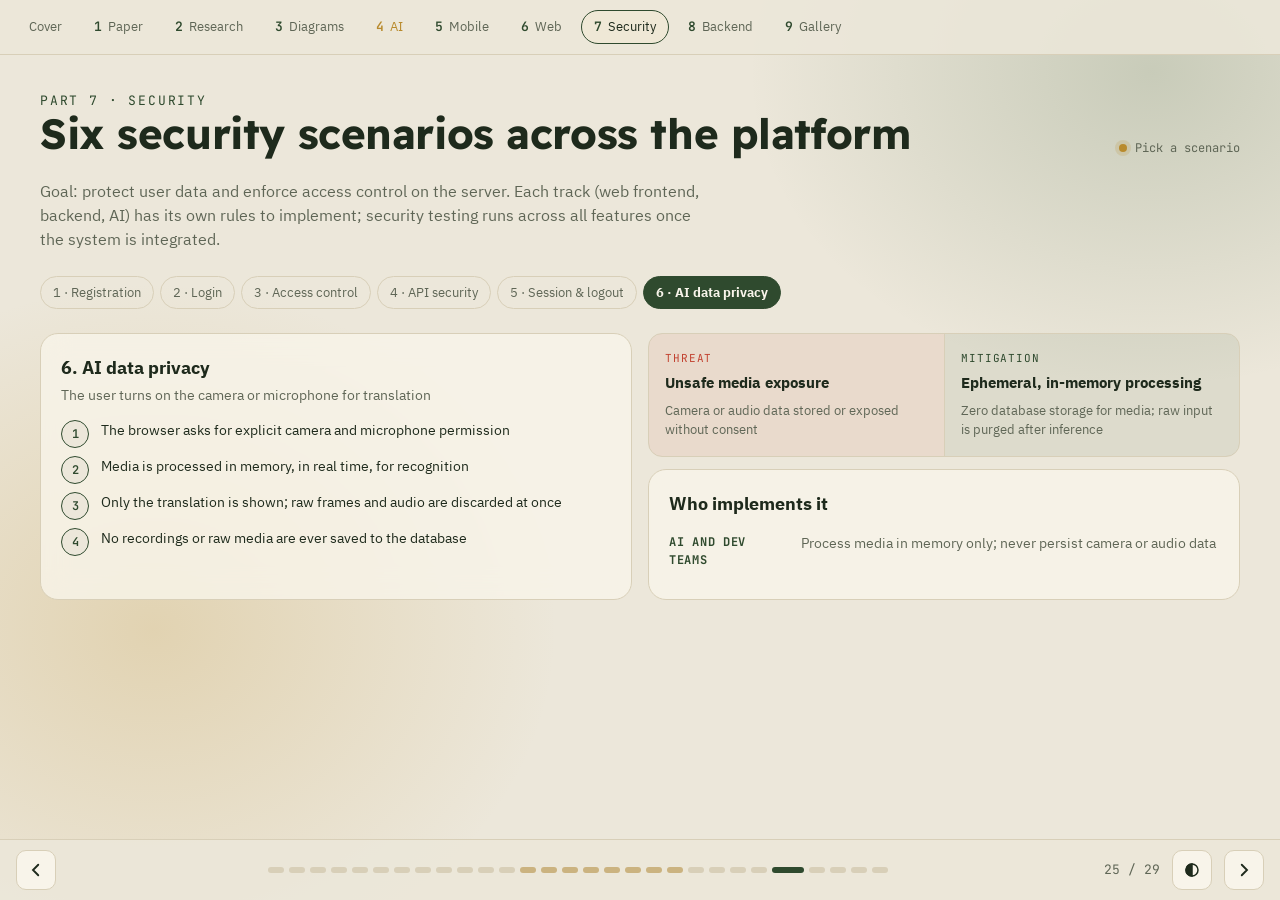
<file: security.html>
<!doctype html>
<html lang="en">
<head>
<meta charset="utf-8">
<meta name="viewport" content="width=device-width,initial-scale=1,viewport-fit=cover">
<title>Security · Eshara Progress Review</title>
<script>try{const t=localStorage.getItem('eshara-theme');if(t)document.documentElement.dataset.theme=t;}catch(e){}</script>
<link rel="preconnect" href="https://fonts.googleapis.com">
<link rel="stylesheet" href="https://fonts.googleapis.com/css2?family=Readex+Pro:wght@400;500;600;700&family=IBM+Plex+Sans+Arabic:wght@400;500;600;700&family=JetBrains+Mono:wght@400;600&display=swap">
<link rel="stylesheet" href="css/style.css">
</head>
<body data-part="7">
<div class="deck">
  <nav class="parts" id="parts" aria-label="Parts"></nav>
  <main class="stage" id="stage">

<section class="slide" data-part="7" aria-label="Security: scenarios">
  <div class="wrap">
    <div class="head"><div><p class="eyebrow">Part 7 · Security</p><h2>Six security scenarios across the platform</h2></div><p class="hint">Pick a scenario</p></div>
    <p class="lede" style="font-size:16px">Goal: protect user data and enforce access control on the server. Each track (web frontend, backend, AI) has its own rules to implement; security testing runs across all features once the system is integrated.</p>
    <div class="dtabs no-print" id="secTabs" role="group" aria-label="Choose a scenario"></div>
    <div class="secgrid">
      <div class="panel">
        <h3 id="scTitle"></h3>
        <p class="muted" id="scWhat" style="font-size:14px;margin-top:4px"></p>
        <ol class="scsteps" id="scSteps"></ol>
      </div>
      <div style="display:flex;flex-direction:column;gap:12px;min-width:0">
        <div class="tm"><div class="tm-threat"><span class="lbl c">Threat</span><b id="scThreat"></b><span id="scThreatD"></span></div><div class="tm-fix"><span class="lbl f">Mitigation</span><b id="scFix"></b><span id="scFixD"></span></div></div>
        <div class="panel" id="scTracks"></div>
      </div>
    </div>
  </div>
</section>

<section class="slide" data-part="7" aria-label="Security: testing checklist">
  <div class="wrap">
    <div class="head"><div><p class="eyebrow">Part 7 · Security</p><h2>Testing checklist: 15 checks after integration</h2></div>
      <div class="filters no-print" id="chkFilters" role="group" aria-label="Filter checks"></div></div>
    <div class="g4" style="grid-template-columns:repeat(3,1fr)">
      <div class="panel"><b class="srcnum" style="font-size:44px;color:var(--amber)">15</b><p class="muted" style="font-size:14px">checks, all <b style="color:var(--fg)">pending integration</b>; run by the security lead</p></div>
      <div class="panel"><h3>Already in the mobile app</h3><p class="muted" style="font-size:14px;margin-top:6px">Secure token storage and automatic token refresh in the API layer (Part 5)</p></div>
      <div class="panel"><h3>Already in the AI design</h3><p class="muted" style="font-size:14px;margin-top:6px">Landmarks are extracted on the device and only features reach the AI service (Diagram 4)</p></div>
    </div>
    <div class="tablebox"><table><thead><tr><th style="width:40px">#</th><th>Rule to verify</th><th>Scenario</th><th>Test</th><th>Status</th></tr></thead><tbody id="chkBody"></tbody></table></div>
  </div>
</section>

  </main>
  <nav class="rail" aria-label="Slides">
    <button class="navbtn" id="prev" aria-label="Previous slide"><svg width="18" height="18" viewBox="0 0 24 24" fill="none" stroke="currentColor" stroke-width="2.5" stroke-linecap="round"><path d="M15 5l-7 7 7 7"/></svg></button>
    <div class="dots" id="dots"></div>
    <span class="count" id="count">1 / 1</span>
    <button class="navbtn" id="theme" aria-label="Switch light or dark theme" title="Light / dark"><svg width="18" height="18" viewBox="0 0 24 24" fill="none" stroke="currentColor" stroke-width="2"><circle cx="12" cy="12" r="8"/><path d="M12 4a8 8 0 0 0 0 16z" fill="currentColor"/></svg></button>
    <button class="navbtn" id="next" aria-label="Next slide"><svg width="18" height="18" viewBox="0 0 24 24" fill="none" stroke="currentColor" stroke-width="2.5" stroke-linecap="round"><path d="M9 5l7 7-7 7"/></svg></button>
  </nav>
</div>
<div class="lightbox" id="lb" hidden role="dialog" aria-modal="true" aria-label="Screen preview">
  <img id="lbImg" alt="">
  <div class="lbbar"><span class="mono muted" id="lbCap"></span><button class="btn" id="lbClose">Close</button></div>
</div>


<script src="js/core.js"></script>
<script src="js/security.js"></script>
</body>
</html>
</file>
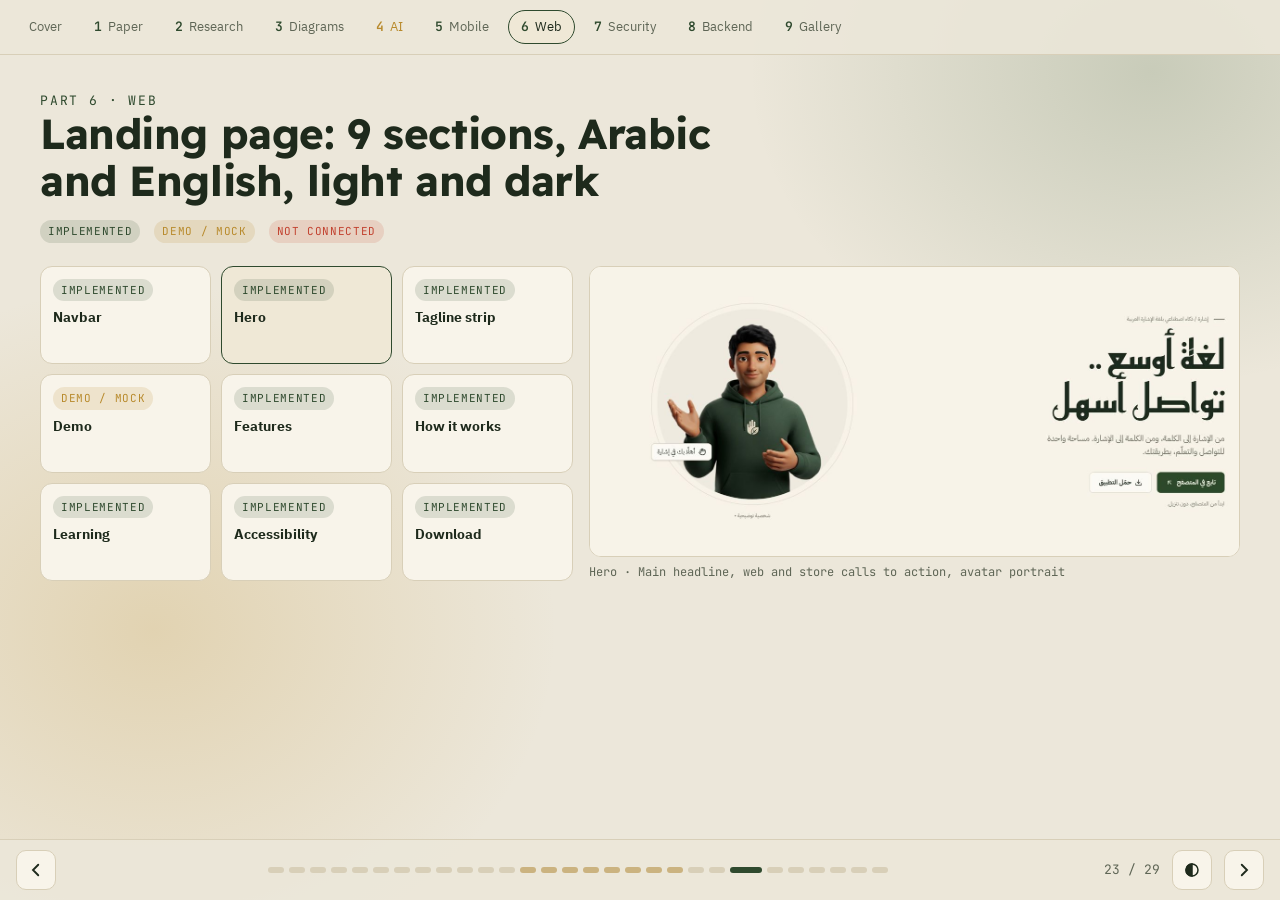
<file: web.html>
<!doctype html>
<html lang="en">
<head>
<meta charset="utf-8">
<meta name="viewport" content="width=device-width,initial-scale=1,viewport-fit=cover">
<title>Web · Eshara Progress Review</title>
<script>try{const t=localStorage.getItem('eshara-theme');if(t)document.documentElement.dataset.theme=t;}catch(e){}</script>
<link rel="preconnect" href="https://fonts.googleapis.com">
<link rel="stylesheet" href="https://fonts.googleapis.com/css2?family=Readex+Pro:wght@400;500;600;700&family=IBM+Plex+Sans+Arabic:wght@400;500;600;700&family=JetBrains+Mono:wght@400;600&display=swap">
<link rel="stylesheet" href="css/style.css">
</head>
<body data-part="6">
<div class="deck">
  <nav class="parts" id="parts" aria-label="Parts"></nav>
  <main class="stage" id="stage">

<section class="slide" data-part="6" aria-label="Web: landing page">
  <div class="wrap">
    <div class="head"><div><p class="eyebrow">Part 6 · Web</p><h2>Landing page: 9 sections, Arabic and English, light and dark</h2></div>
      <div class="legend-mini"><span class="tag">Implemented</span><span class="tag warn">Demo / mock</span><span class="tag off">Not connected</span></div></div>
    <div class="webgrid">
      <div class="secs" id="secs"></div>
      <figure style="margin:0"><img class="shot" id="secShot" src="img/web/hero.jpg" alt="Landing page section" loading="lazy"><figcaption class="cap" id="secCap"></figcaption></figure>
    </div>
  </div>
</section>

<section class="slide" data-part="6" aria-label="Web: app and translate page">
  <div class="wrap">
    <div class="head"><div><p class="eyebrow">Part 6 · Web</p><h2>The web app: home and the translate workspace</h2></div><p class="hint">Click a state to see its screen</p></div>
    <div class="webgrid">
      <div style="display:flex;flex-direction:column;gap:14px">
        <div class="panel">
          <h3>Camera tab · <span class="muted" style="font-weight:500">sign to text</span></h3>
          <div class="states" id="camStates" style="margin-top:10px"></div>
          <p class="muted" id="camText" style="font-size:14px;margin-top:10px;min-height:60px"></p>
        </div>
        <div class="panel">
          <h3>Text / voice tab · <span class="muted" style="font-weight:500">text to sign</span></h3>
          <ul style="margin:8px 0 0;padding-left:18px;color:var(--muted);font-size:14px">
            <li>Arabic input up to 200 characters with a live counter; browser speech recognition for voice <span class="tag">Implemented</span></li>
            <li>3D avatar stage in Three.js, falls back to an image without WebGL <span class="tag warn">Demo</span></li>
            <li>Sign timeline chips, playback speed 0.5× / 1× / 1.5×, suggested phrases</li>
          </ul>
        </div>
        <div class="note"><span>The interface is complete and responsive, but it is not yet connected to the .NET backend or the AI service: home history, progress and the camera transcript use built-in sample data.</span></div>
      </div>
      <figure style="margin:0"><img class="shot" id="camShot" src="img/web/cam-live.jpg" alt="Web translate page" loading="lazy"><figcaption class="cap" id="camCap"></figcaption></figure>
    </div>
  </div>
</section>

  </main>
  <nav class="rail" aria-label="Slides">
    <button class="navbtn" id="prev" aria-label="Previous slide"><svg width="18" height="18" viewBox="0 0 24 24" fill="none" stroke="currentColor" stroke-width="2.5" stroke-linecap="round"><path d="M15 5l-7 7 7 7"/></svg></button>
    <div class="dots" id="dots"></div>
    <span class="count" id="count">1 / 1</span>
    <button class="navbtn" id="theme" aria-label="Switch light or dark theme" title="Light / dark"><svg width="18" height="18" viewBox="0 0 24 24" fill="none" stroke="currentColor" stroke-width="2"><circle cx="12" cy="12" r="8"/><path d="M12 4a8 8 0 0 0 0 16z" fill="currentColor"/></svg></button>
    <button class="navbtn" id="next" aria-label="Next slide"><svg width="18" height="18" viewBox="0 0 24 24" fill="none" stroke="currentColor" stroke-width="2.5" stroke-linecap="round"><path d="M9 5l7 7-7 7"/></svg></button>
  </nav>
</div>
<div class="lightbox" id="lb" hidden role="dialog" aria-modal="true" aria-label="Screen preview">
  <img id="lbImg" alt="">
  <div class="lbbar"><span class="mono muted" id="lbCap"></span><button class="btn" id="lbClose">Close</button></div>
</div>


<script src="js/core.js"></script>
<script src="js/web.js"></script>
</body>
</html>
</file>
<file: css/style.css>
/* Colors and type follow the Eshara app theme (olive, gold, cream; dark mode near-black with gold). Layout: a deck of full-screen stages one HTML page per part (index.html is the cover); part tabs on top, control rail below. Landmark-dot motif from MediaPipe's 21 hand points. Light and dark follow the viewer setting; prints one slide per page. */
:root{
  --ink:#ECE7DA; --panel:#F8F4EA; --panel-2:#EFE8D6; --line:#D8CFB8;
  --fg:#1E2A1C; --muted:#5F6656; --teal:#2F4A2E; --teal-deep:#4A6A45; --slate:#B5AC95;
  --amber:#B88A2C; --rose:#C2412F; --paper:#FFFDF7;
  --cta:#2F4A2E; --cta-fg:#F8F4EA; --glow1:rgba(201,164,84,.30); --glow2:rgba(74,106,69,.22);
  --display:"Readex Pro","Trebuchet MS",sans-serif;
  --body:"IBM Plex Sans Arabic","Segoe UI",Arial,sans-serif;
  --mono:"JetBrains Mono","Courier New",monospace;
  color-scheme:light;
}
@media (prefers-color-scheme: dark){:root:not([data-theme="light"]){
  --ink:#0E0E0C; --panel:#181815; --panel-2:#211F1A; --line:#34322A;
  --fg:#F2EEE3; --muted:#A9A391; --teal:#A9C29A; --teal-deep:#6F8C63; --slate:#4A473C;
  --amber:#D9B865; --rose:#F0806F; --paper:#F6F1E4;
  --cta:#D9B865; --cta-fg:#15140F; --glow1:rgba(160,132,62,.30); --glow2:rgba(70,92,58,.28); color-scheme:dark}}
:root[data-theme="dark"]{
  --ink:#0E0E0C; --panel:#181815; --panel-2:#211F1A; --line:#34322A;
  --fg:#F2EEE3; --muted:#A9A391; --teal:#A9C29A; --teal-deep:#6F8C63; --slate:#4A473C;
  --amber:#D9B865; --rose:#F0806F; --paper:#F6F1E4;
  --cta:#D9B865; --cta-fg:#15140F; --glow1:rgba(160,132,62,.30); --glow2:rgba(70,92,58,.28); color-scheme:dark}
html,body{height:100%;margin:0;padding:0}
body{background:var(--ink);color:var(--fg);font-family:var(--body);font-size:16px;line-height:1.5;overflow:hidden}
*{box-sizing:border-box}
[hidden]{display:none!important}
button{font:inherit;color:inherit;cursor:pointer}
:focus-visible{outline:2px solid var(--amber);outline-offset:3px;border-radius:6px}
img{max-width:100%}

.deck{position:relative;height:100%;display:flex;flex-direction:column;background:radial-gradient(ellipse 45% 55% at 12% 70%,var(--glow1),transparent 70%),radial-gradient(ellipse 45% 50% at 90% 8%,var(--glow2),transparent 70%),var(--ink)}
.parts{display:flex;gap:6px;overflow-x:auto;scrollbar-width:none;border-bottom:1px solid var(--line);background:color-mix(in srgb,var(--ink) 88%,transparent);
  padding-block:10px;padding-left:max(16px,env(safe-area-inset-left,0px));padding-right:max(16px,env(safe-area-inset-right,0px))}
.parts::-webkit-scrollbar{display:none}
.part{flex:none;border:1px solid transparent;background:none;border-radius:999px;padding:6px 12px;font-size:13px;color:var(--muted);white-space:nowrap}
.part b{font-family:var(--mono);font-weight:600;margin-right:6px;color:var(--teal)}
.part:hover{border-color:var(--line)}
.part.on{background:var(--panel-2);border-color:var(--teal);color:var(--fg)}
.part.ai{color:var(--amber)}
.part.ai b{color:var(--amber)}
.stage{flex:1;position:relative;min-height:0}
.slide{position:absolute;inset:0;overflow-y:auto;overflow-x:hidden;
  padding-block:clamp(22px,4vh,52px) 32px;
  padding-left:max(16px,env(safe-area-inset-left,0px));padding-right:max(16px,env(safe-area-inset-right,0px));
  opacity:0;visibility:hidden;transform:translateY(10px);transition:opacity .4s ease,transform .4s ease,visibility 0s linear .4s}
.slide.on{opacity:1;visibility:visible;transform:none;transition:opacity .4s ease,transform .4s ease}
.wrap{max-width:1200px;margin-inline:auto;display:flex;flex-direction:column;gap:clamp(16px,2.6vh,28px);min-height:100%}
.eyebrow{font-family:var(--mono);font-size:13px;letter-spacing:.14em;text-transform:uppercase;color:var(--teal)}
.eyebrow.ai{color:var(--amber)}
h1,h2,h3{margin:0;text-wrap:balance}
h1{font-family:var(--display);font-weight:800;font-size:clamp(40px,7vw,96px);line-height:1;letter-spacing:-.02em}
h2{font-family:var(--display);font-weight:700;font-size:clamp(24px,3.3vw,42px);line-height:1.12;letter-spacing:-.01em}
h3{font-weight:700;font-size:18px}
p{margin:0}
.lede{color:var(--muted);font-size:clamp(16px,1.5vw,19px);max-width:66ch}
.muted{color:var(--muted)}
.mono{font-family:var(--mono)}
.panel{background:color-mix(in srgb,var(--panel) 82%,transparent);border:1px solid var(--line);border-radius:18px;padding:20px;min-width:0;backdrop-filter:blur(14px);-webkit-backdrop-filter:blur(14px)}
.head{display:flex;justify-content:space-between;align-items:end;gap:16px;flex-wrap:wrap}
.hint{font-family:var(--mono);font-size:12px;color:var(--muted);display:flex;gap:8px;align-items:center}
.hint::before{content:"";width:8px;height:8px;border-radius:50%;background:var(--amber);box-shadow:0 0 0 4px color-mix(in srgb,var(--amber) 18%,transparent);flex:none}
.chip{display:inline-flex;align-items:center;gap:6px;border:1px solid var(--line);background:transparent;border-radius:999px;padding:6px 12px;font-size:13px;color:var(--muted);transition:background .2s,color .2s,border-color .2s}
.chip[aria-pressed="true"]{background:var(--cta);color:var(--cta-fg);border-color:var(--cta);font-weight:700}
.chip:hover{border-color:var(--teal)}
.filters{display:flex;gap:8px;flex-wrap:wrap}
.tag{display:inline-block;font-family:var(--mono);font-size:11px;letter-spacing:.06em;text-transform:uppercase;padding:3px 8px;border-radius:999px;background:color-mix(in srgb,var(--teal) 14%,transparent);color:var(--teal);white-space:nowrap}
.tag.warn{background:color-mix(in srgb,var(--amber) 16%,transparent);color:var(--amber)}
.tag.off{background:color-mix(in srgb,var(--rose) 14%,transparent);color:var(--rose)}
.btn{background:var(--cta);color:var(--cta-fg);border:0;border-radius:10px;padding:10px 16px;font-weight:700}
.btn.ghost{background:transparent;color:var(--fg);border:1px solid var(--line)}
.btn:hover{filter:brightness(1.08)}
.btn:disabled{opacity:.4;cursor:default}
code{font-family:var(--mono);font-size:.88em;background:var(--ink);border:1px solid var(--line);padding:1px 6px;border-radius:6px;color:var(--teal);overflow-wrap:anywhere}
.g2{display:grid;grid-template-columns:1fr 1fr;gap:16px}
.g3{display:grid;grid-template-columns:repeat(3,1fr);gap:14px}
.g4{display:grid;grid-template-columns:repeat(4,1fr);gap:14px}
.g2>*,.g3>*,.g4>*{min-width:0}
@media (max-width:900px){.g3,.g4{grid-template-columns:repeat(2,1fr)}}
@media (max-width:700px){.g2,.g3,.g4{grid-template-columns:1fr}}
.shot{border-radius:12px;border:1px solid var(--line);display:block;width:100%;height:auto;background:var(--paper);cursor:zoom-in}
.cap{font-family:var(--mono);font-size:12px;color:var(--muted);margin-top:6px}

/* rail */
.rail{display:flex;align-items:center;gap:12px;border-top:1px solid var(--line);background:color-mix(in srgb,var(--ink) 88%,transparent);
  padding-block:10px calc(10px + env(safe-area-inset-bottom,0px));
  padding-left:max(16px,env(safe-area-inset-left,0px));padding-right:max(16px,env(safe-area-inset-right,0px))}
.navbtn{width:40px;height:40px;border-radius:10px;border:1px solid var(--line);background:var(--panel);display:grid;place-items:center;flex:none}
.navbtn:hover{border-color:var(--teal)}
.navbtn:disabled{opacity:.35;cursor:default}
.dots{flex:1;display:flex;gap:5px;align-items:center;justify-content:center;min-width:0;flex-wrap:wrap}
.dot{width:16px;height:6px;border-radius:3px;border:0;background:var(--line);padding:0;transition:background .25s,width .25s}
.dot.on{background:var(--teal);width:32px}
.dot.ai{background:color-mix(in srgb,var(--amber) 40%,var(--line))}
.dot.ai.on{background:var(--amber)}
.count{font-family:var(--mono);font-size:13px;color:var(--muted);min-width:60px;text-align:right}
@media (max-width:640px){.dot{width:8px}.dot.on{width:18px}}

/* cover */
.cover{display:grid;grid-template-columns:1.2fr .8fr;gap:32px;align-items:center;flex:1}
.cover>*{min-width:0}
@media (max-width:860px){.cover{grid-template-columns:1fr}}
.people{display:flex;gap:12px;flex-wrap:wrap}
.person{border:1px solid var(--line);background:var(--panel);border-radius:12px;padding:12px 16px}
.person span{display:block;font-family:var(--mono);font-size:11px;letter-spacing:.08em;text-transform:uppercase;color:var(--teal)}
.person b{font-size:17px}
.agenda{display:grid;grid-template-columns:repeat(2,1fr);gap:8px}
.agenda a{color:inherit;text-decoration:none;display:flex;gap:12px;align-items:baseline;text-align:left;background:var(--panel);border:1px solid var(--line);border-radius:12px;padding:12px 14px;transition:border-color .2s}
.agenda a:hover{border-color:var(--teal)}
.agenda b{font-family:var(--mono);color:var(--teal)}
.agenda .ai{border-color:color-mix(in srgb,var(--amber) 50%,transparent)}
.agenda .ai b{color:var(--amber)}
.handbox{position:relative;max-width:400px;width:100%;margin-inline:auto;padding-bottom:44px}
.handbox svg{width:100%;height:auto;display:block}
.lm{cursor:pointer}
.lm-label{position:absolute;left:50%;bottom:0;transform:translateX(-50%);font-family:var(--mono);font-size:13px;background:var(--panel-2);border:1px solid var(--line);padding:6px 12px;border-radius:8px;white-space:nowrap}

/* paper */
.paper{background:var(--paper);color:#13262B;border-radius:16px;padding:clamp(20px,3vw,40px);display:grid;grid-template-columns:1fr 1fr;gap:28px}
.paper>*{min-width:0}
@media (max-width:820px){.paper{grid-template-columns:1fr}}
.paper .ptitle{grid-column:1/-1;border-bottom:1px solid #C9D6D2;padding-bottom:18px;display:flex;flex-direction:column;gap:8px}
.paper .ptitle h2{font-family:var(--display);font-size:clamp(20px,2.4vw,30px);color:#0A1D22}
.paper .auth{font-size:14px;color:#3E5A60}
.paper h4{margin:0 0 6px;font-family:var(--mono);font-size:12px;letter-spacing:.1em;text-transform:uppercase;color:#1E7F75}
.paper p{font-size:15px;line-height:1.6;text-align:justify;hyphens:auto}
.kw{display:flex;gap:6px;flex-wrap:wrap;margin-top:10px}
.kw span{font-size:12px;border:1px solid #B9CBC6;border-radius:999px;padding:3px 9px;color:#2D4A50}
.col3{display:grid;grid-template-columns:repeat(3,1fr);gap:14px}
@media (max-width:860px){.col3{grid-template-columns:1fr}}
.col3 .panel ul{margin:8px 0 0;padding-left:18px;color:var(--muted)}
.col3 .panel li{margin:6px 0}
.col3 .num{font-family:var(--display);font-size:34px;font-weight:800;color:var(--teal);line-height:1}

/* diagrams */
.dview{background:#fff;border-radius:14px;border:1px solid var(--line);position:relative;overflow:hidden;height:clamp(320px,58vh,640px);cursor:grab;touch-action:none}
.dview.grab{cursor:grabbing}
.dview img{position:absolute;left:0;top:0;transform-origin:0 0;max-width:none;user-select:none;-webkit-user-drag:none}
.zoombar{position:absolute;right:12px;top:12px;display:flex;gap:6px;z-index:2}
.zoombar button{width:36px;height:36px;border-radius:8px;border:1px solid #c9d6d2;background:#fff;color:#0A1D22;font-weight:700}
.dtabs{display:flex;gap:6px;flex-wrap:wrap}
.d4grid{display:grid;grid-template-columns:1.5fr .5fr;gap:16px}
.d4grid>*{min-width:0}
@media (max-width:900px){.d4grid{grid-template-columns:1fr}}
.callouts{display:flex;flex-direction:column;gap:10px}
.callout{background:var(--panel);border:1px solid var(--line);border-radius:12px;padding:12px 14px;text-align:left;display:flex;flex-direction:column;gap:4px}
.callout b{font-size:15px}
.callout span{font-size:13px;color:var(--muted)}
.callout:hover,.callout.on{border-color:var(--amber)}
.legend-mini{display:flex;gap:14px;flex-wrap:wrap;font-size:12px;color:var(--muted)}

/* mobile */
.journey{display:flex;align-items:center;gap:8px;flex-wrap:wrap}
.jstep{background:var(--panel);border:1px solid var(--teal);border-radius:10px;padding:8px 14px;font-weight:700;font-size:14px}
.jarrow{color:var(--teal);font-family:var(--mono)}
.soon{border-style:dashed;border-color:var(--line);color:var(--muted);font-weight:500}
.done h3{display:flex;gap:10px;align-items:center}
.done ul{margin:8px 0 0;padding-left:18px;color:var(--muted);font-size:14px}
.done li{margin:5px 0}
.quality{display:flex;gap:16px;align-items:center;flex-wrap:wrap}
.quality .big{font-family:var(--display);font-weight:800;font-size:44px;color:var(--teal);line-height:1}
.sim{display:grid;grid-template-columns:1fr 1fr;gap:16px}
.sim>*{min-width:0}
@media (max-width:820px){.sim{grid-template-columns:1fr}}
.phone{background:var(--ink);border:1px solid var(--line);border-radius:24px;padding:18px;display:flex;flex-direction:column;gap:12px}
.cam{height:150px;border-radius:14px;background:radial-gradient(circle at 50% 45%,#3d4a33,#141410);display:grid;place-items:center;position:relative;overflow:hidden}
.cam .sign{font-size:64px;font-weight:700;color:#F2EEE3;transition:opacity .2s}
.cam .live{position:absolute;left:10px;top:10px;font-family:var(--mono);font-size:11px;color:var(--rose)}
.cam .conf{position:absolute;right:10px;top:10px;font-family:var(--mono);font-size:12px;background:rgba(0,0,0,.45);padding:2px 8px;border-radius:6px}
.textbox{min-height:54px;border-radius:12px;background:var(--panel);border:1px solid var(--line);padding:12px 14px;font-size:26px;direction:rtl;text-align:right;font-family:"IBM Plex Sans Arabic",Tahoma,sans-serif;letter-spacing:.04em}
.textbox:empty::before{content:"النص هنا";color:var(--line)}
.ask{display:flex;gap:8px;align-items:center;justify-content:space-between;background:color-mix(in srgb,var(--amber) 12%,transparent);border:1px solid color-mix(in srgb,var(--amber) 45%,transparent);border-radius:12px;padding:10px 12px;font-size:14px}
.tools-row{display:flex;gap:8px}
.tools-row button{flex:1;background:var(--panel);border:1px solid var(--line);border-radius:10px;padding:8px;font-size:13px}
input[type=range]{width:100%;accent-color:var(--amber)}
.zones{display:grid;grid-template-columns:50fr 30fr 20fr;height:10px;border-radius:5px;overflow:hidden;margin-top:6px}
.zones div:nth-child(1){background:var(--line)}.zones div:nth-child(2){background:var(--amber)}.zones div:nth-child(3){background:var(--teal)}
.zl{display:grid;grid-template-columns:50fr 30fr 20fr;font-family:var(--mono);font-size:11px;color:var(--muted);margin-top:4px}
.rule{display:flex;gap:12px;align-items:flex-start;padding:10px 0;border-bottom:1px solid var(--line)}
.rule:last-child{border-bottom:0}
.rule b{display:block;font-size:15px}
.rule span{font-size:13px;color:var(--muted)}
.rule i{font-style:normal;font-family:var(--mono);color:var(--teal);font-size:13px;min-width:26px}

/* web */
.secs{display:grid;grid-template-columns:repeat(3,1fr);gap:10px}
@media (max-width:820px){.secs{grid-template-columns:1fr 1fr}}
.secbtn{background:var(--panel);border:1px solid var(--line);border-radius:12px;padding:12px;text-align:left;display:flex;flex-direction:column;gap:6px}
.secbtn[aria-pressed="true"]{border-color:var(--teal);background:var(--panel-2)}
.secbtn b{font-size:14px}
.webgrid{display:grid;grid-template-columns:.9fr 1.1fr;gap:16px}
.webgrid>*{min-width:0}
@media (max-width:900px){.webgrid{grid-template-columns:1fr}}
.states{display:flex;gap:6px;flex-wrap:wrap}


/* security */
.secgrid{display:grid;grid-template-columns:1fr 1fr;gap:16px}
.secgrid>*{min-width:0}
@media (max-width:820px){.secgrid{grid-template-columns:1fr}}
.scsteps{margin:14px 0 0;padding:0;list-style:none;counter-reset:st;display:flex;flex-direction:column;gap:8px}
.scsteps li{counter-increment:st;display:grid;grid-template-columns:30px 1fr;gap:10px;align-items:start;font-size:14px}
.scsteps li::before{content:counter(st);width:26px;height:26px;border-radius:50%;display:grid;place-items:center;font-family:var(--mono);font-size:12px;font-weight:600;background:var(--ink);border:1px solid var(--teal);color:var(--teal)}
.tm{display:grid;grid-template-columns:1fr 1fr;gap:0;border:1px solid var(--line);border-radius:14px;overflow:hidden}
@media (max-width:520px){.tm{grid-template-columns:1fr}}
.tm>div{padding:16px;display:flex;flex-direction:column;gap:6px;min-width:0}
.tm-threat{background:color-mix(in srgb,var(--rose) 8%,transparent)}
.tm-fix{background:color-mix(in srgb,var(--teal) 8%,transparent);border-left:1px solid var(--line)}
.tm b{font-size:15px}
.tm span:not(.lbl){font-size:13px;color:var(--muted)}
.lbl{font-family:var(--mono);font-size:11px;letter-spacing:.08em;text-transform:uppercase}
.lbl.c{color:var(--rose)}.lbl.f{color:var(--teal)}
.sectrack{display:grid;grid-template-columns:120px 1fr;gap:12px;padding:10px 0;border-bottom:1px solid var(--line);font-size:14px}
.sectrack:last-child{border-bottom:0}
.sectrack b{color:var(--teal);font-family:var(--mono);font-size:12px;letter-spacing:.06em;text-transform:uppercase}
.sectrack span{color:var(--muted)}
/* tables */
.tablebox{overflow-x:auto;border:1px solid var(--line);border-radius:14px}
table{border-collapse:collapse;width:100%;min-width:720px;font-size:14px}
th,td{text-align:left;padding:10px 14px;border-bottom:1px solid var(--line);vertical-align:top}
th{font-family:var(--mono);font-size:11px;letter-spacing:.08em;text-transform:uppercase;color:var(--muted);background:var(--panel)}
tr.paperrow{cursor:pointer}
tr.paperrow:hover td{background:var(--panel)}
tr.paperrow td:first-child{font-family:var(--mono);color:var(--teal)}
tr.detail td{background:var(--panel-2);color:var(--muted)}
tr.detail b{color:var(--fg)}
.pill-part{display:inline-block;font-size:11px;font-family:var(--mono);padding:2px 7px;border-radius:999px;border:1px solid var(--line);margin:2px 4px 2px 0;color:var(--muted);white-space:nowrap}
td.yes{color:var(--teal);font-weight:700}
td.no{color:var(--muted)}
td.partial{color:var(--amber)}

/* research: paper links + competitive analysis */
.plink{font-family:var(--mono);font-size:11px;color:var(--teal);white-space:nowrap;margin-left:6px;text-decoration:none;border-bottom:1px solid currentColor}
.plink:hover{color:var(--amber)}
#appSources a{color:var(--teal)}
td.gapcell{color:var(--rose)}
.gap-them h3{color:var(--rose)}
.gap-us{border-color:var(--teal)}
.gap-us h3{color:var(--teal)}
.gap-them ul,.gap-us ul{margin:10px 0 0;padding-left:18px;display:flex;flex-direction:column;gap:8px;font-size:15px}
table.mx{min-width:900px;font-size:13px}
table.mx th,table.mx td{text-align:center;padding:8px;vertical-align:middle}
table.mx th:first-child,table.mx td:first-child{text-align:left;font-weight:600;min-width:230px}
table.mx th{letter-spacing:.02em;text-transform:none;font-size:11px}
table.mx .es{background:color-mix(in srgb,var(--teal) 14%,transparent)}
table.mx th.es{color:var(--teal);font-weight:700}
.mk-y{color:var(--teal);font-weight:700}
.mk-p{color:var(--amber);font-weight:700}
.mk-n{color:var(--muted);opacity:.55}
.mxlegend{font-size:12px;color:var(--muted);margin-top:10px}
.mxlegend span{margin:0 4px 0 10px}.mxlegend span:first-child{margin-left:0}
.mxstats{margin-top:14px}
.mxstats .panel{display:flex;flex-direction:column;gap:2px;padding:14px 18px}
.mxstats b{font-family:var(--display);font-size:26px;color:var(--teal)}
.reason{display:flex;flex-direction:column;gap:6px;padding:16px}
.reason .rn{font-family:var(--mono);font-size:12px;color:var(--teal);letter-spacing:.1em}
.reason h3{font-size:16px}
.reason p{font-size:13px;color:var(--muted)}
.reason.hl{border-color:var(--teal);background:color-mix(in srgb,var(--teal) 10%,var(--panel))}
tr.us td{background:color-mix(in srgb,var(--teal) 8%,transparent)}
tr.us td:first-child{color:var(--amber);font-weight:700}

/* AI */
.big-row{display:flex;align-items:center;gap:clamp(16px,4vw,56px);flex-wrap:wrap}
.bignum{font-family:var(--display);font-weight:800;font-size:clamp(60px,10vw,150px);line-height:.95;font-variant-numeric:tabular-nums}
.bignum.before{color:var(--line)}
.bignum.after{color:var(--amber)}
.bcap{font-family:var(--mono);font-size:13px;color:var(--muted);margin-top:8px;letter-spacing:.06em;text-transform:uppercase}
.kpis{display:grid;grid-template-columns:repeat(4,1fr);gap:14px}
@media (max-width:900px){.kpis{grid-template-columns:repeat(2,1fr)}}
.kpi{background:var(--panel);border:1px solid var(--line);border-radius:14px;padding:16px 18px;text-align:left;transition:border-color .2s,transform .2s}
.kpi:hover{border-color:var(--amber);transform:translateY(-2px)}
.kpi.hl{background:var(--cta);color:var(--cta-fg);border-color:var(--cta)}
.kpi.hl .klabel{color:var(--cta-fg)}
.klabel{font-size:13px;color:var(--muted)}
.kval{font-family:var(--display);font-weight:700;font-size:clamp(24px,2.8vw,36px);line-height:1.15;font-variant-numeric:tabular-nums}
.dash{display:grid;grid-template-columns:1.4fr 1fr 1fr;gap:14px}
.dash>*{min-width:0}
@media (max-width:980px){.dash{grid-template-columns:1fr}}
.ptl{display:flex;justify-content:space-between;align-items:center;gap:10px;flex-wrap:wrap;margin-bottom:14px}
.bars{display:flex;flex-direction:column;gap:14px}
.bar-row{display:grid;gap:6px}
.bar-top{display:flex;justify-content:space-between;gap:12px;font-size:14px}
.bar-top b{font-family:var(--mono);font-weight:600;font-variant-numeric:tabular-nums}
.track{height:14px;border-radius:7px;background:var(--ink);overflow:hidden}
.fill{height:100%;border-radius:7px;width:0;transition:width .8s cubic-bezier(.2,.8,.2,1)}
.donut-wrap{display:flex;gap:18px;align-items:center;flex-wrap:wrap}
.donut-wrap svg{width:150px;height:150px;flex:none}
.seg{cursor:pointer;transition:stroke-width .2s,opacity .2s}
.legend{display:flex;flex-direction:column;gap:8px;min-width:0}
.legend button{display:flex;gap:10px;align-items:center;background:none;border:0;padding:4px 6px;border-radius:8px;text-align:left}
.legend button:hover,.legend button.on{background:var(--panel-2)}
.sw{width:12px;height:12px;border-radius:3px;flex:none}
.acc svg{width:100%;height:auto;display:block}
.pipe{display:grid;grid-template-columns:repeat(5,1fr);gap:10px}
@media (max-width:820px){.pipe{grid-template-columns:repeat(2,1fr)}}
.stagebtn{background:var(--panel);border:1px solid var(--line);border-radius:14px;padding:14px;text-align:left;display:flex;flex-direction:column;gap:6px;position:relative}
.stagebtn .n{font-family:var(--mono);font-size:12px;color:var(--amber)}
.stagebtn b{font-size:16px}
.stagebtn span{font-size:13px;color:var(--muted)}
.stagebtn[aria-pressed="true"]{border-color:var(--amber);background:var(--panel-2)}
.how-body{display:grid;grid-template-columns:.8fr 1.2fr;gap:16px}
.how-body>*{min-width:0}
@media (max-width:820px){.how-body{grid-template-columns:1fr}}
.vec{display:grid;grid-template-columns:repeat(21,1fr);gap:3px;margin-top:12px}
.cell{aspect-ratio:1;border-radius:3px;background:var(--ink);border:1px solid var(--line);transition:background .2s}
.cell.l{background:color-mix(in srgb,var(--teal) 25%,transparent)}
.cell.on{background:var(--amber);border-color:var(--amber)}
.vec-legend{display:flex;gap:16px;flex-wrap:wrap;font-size:13px;color:var(--muted);margin-top:10px}
.arch{display:grid;grid-template-columns:1.3fr .7fr;gap:16px}
.arch>*{min-width:0}
@media (max-width:900px){.arch{grid-template-columns:1fr}}
.net svg{width:100%;height:auto;display:block}
.layer{cursor:pointer}
.fact{display:flex;justify-content:space-between;gap:12px;padding:9px 0;border-bottom:1px solid var(--line);font-size:15px}
.fact:last-child{border-bottom:0}
.fact b{font-family:var(--mono);font-weight:600;text-align:right}
.srcnum{font-family:var(--display);font-weight:800;font-size:clamp(40px,5vw,60px);line-height:1;font-variant-numeric:tabular-nums}
.note{display:flex;gap:12px;align-items:flex-start;border-left:3px solid var(--amber);padding:6px 0 6px 14px;color:var(--muted);max-width:86ch}
.steps{display:grid;grid-template-columns:repeat(9,1fr);gap:6px}
@media (max-width:900px){.steps{grid-template-columns:repeat(3,1fr)}}
.stepbtn{background:var(--panel);border:1px solid var(--line);border-radius:12px;padding:12px 8px;display:flex;flex-direction:column;align-items:center;gap:6px;font-size:12px;color:var(--muted);text-align:center;min-width:0}
.stepbtn .sn{width:34px;height:34px;border-radius:50%;display:grid;place-items:center;font-family:var(--mono);font-weight:600;font-size:14px;background:var(--ink);border:1px solid var(--line);color:var(--fg)}
.stepbtn[aria-pressed="true"]{border-color:var(--amber);color:var(--fg)}
.stepbtn[aria-pressed="true"] .sn{background:var(--cta);color:var(--cta-fg);border-color:var(--cta)}
.step-detail{display:grid;grid-template-columns:auto 1fr;gap:20px;align-items:start}
.step-detail .bign{font-family:var(--display);font-weight:800;font-size:60px;line-height:1;color:var(--amber)}
.step-detail ul{margin:8px 0 0;padding-left:18px;color:var(--muted)}
.step-detail li{margin:4px 0}
.stack{display:flex;gap:8px;flex-wrap:wrap}
.probs{display:grid;grid-template-columns:repeat(auto-fit,minmax(250px,1fr));gap:12px}
.prob{background:var(--panel);border:1px solid var(--line);border-radius:14px;padding:18px;text-align:left;display:flex;flex-direction:column;gap:10px}
.prob:hover{border-color:var(--amber)}
.prob .q{font-weight:700;font-size:16px}
.prob .ans{display:none;flex-direction:column;gap:8px;font-size:14px}
.prob.open .ans{display:flex}
.prob.open{border-color:var(--amber)}
.prob .lbl{font-family:var(--mono);font-size:11px;letter-spacing:.08em;text-transform:uppercase}
.prob .lbl.c{color:var(--rose)}
.prob .lbl.f{color:var(--teal)}
.prob .more{font-family:var(--mono);font-size:12px;color:var(--muted)}
.todo{display:flex;flex-direction:column;gap:10px}
.todo label{display:flex;gap:12px;align-items:flex-start;background:var(--panel);border:1px solid var(--line);border-radius:12px;padding:14px 16px;cursor:pointer}
.todo input{width:20px;height:20px;accent-color:var(--teal);flex:none;margin-top:2px}
.todo input:checked+span{color:var(--muted);text-decoration:line-through}
.progress{height:8px;background:var(--ink);border-radius:4px;overflow:hidden;border:1px solid var(--line)}
.progress div{height:100%;background:var(--teal);width:0;transition:width .4s}
.caveat{background:color-mix(in srgb,var(--amber) 8%,transparent);border:1px solid color-mix(in srgb,var(--amber) 45%,transparent);border-radius:14px;padding:22px;display:flex;flex-direction:column;gap:10px}
.caveat b{font-family:var(--display);font-size:21px;color:var(--amber)}

/* gallery */
.gal{columns:4 220px;column-gap:14px}
.gal figure{break-inside:avoid;margin:0 0 14px}
.lightbox{position:fixed;inset:0;background:rgba(8,8,6,.9);display:flex;flex-direction:column;align-items:center;justify-content:center;gap:12px;z-index:50;
  padding:max(16px,env(safe-area-inset-top,0px)) max(16px,env(safe-area-inset-right,0px)) max(16px,env(safe-area-inset-bottom,0px)) max(16px,env(safe-area-inset-left,0px))}
.lightbox img{max-height:82vh;max-width:100%;border-radius:10px;background:var(--paper)}
.lightbox .lbbar{display:flex;gap:10px;align-items:center}

@media (prefers-reduced-motion:reduce){*{transition:none!important;animation:none!important}}

/* print: one slide per page, everything expanded */
@page{size:1600px 900px;margin:0}
@media print{
  html,body{height:auto;overflow:visible;background:var(--ink);-webkit-print-color-adjust:exact;print-color-adjust:exact}
  .parts,.rail,.no-print,.zoombar,.hint{display:none!important}
  .deck,.stage{display:block;height:auto}
  .slide{position:relative;inset:auto;opacity:1!important;visibility:visible!important;transform:none!important;height:900px;overflow:hidden;page-break-after:always;break-after:page;padding:40px 56px}
  .handbox svg{max-height:360px}
  .cover .handbox svg{max-height:520px}
  .slide.print-skip{display:none}
  .wrap{min-height:0;gap:14px}
  .prob .ans{display:flex}.prob .more{display:none}
  .dview{height:700px;cursor:default}
}
</file>
